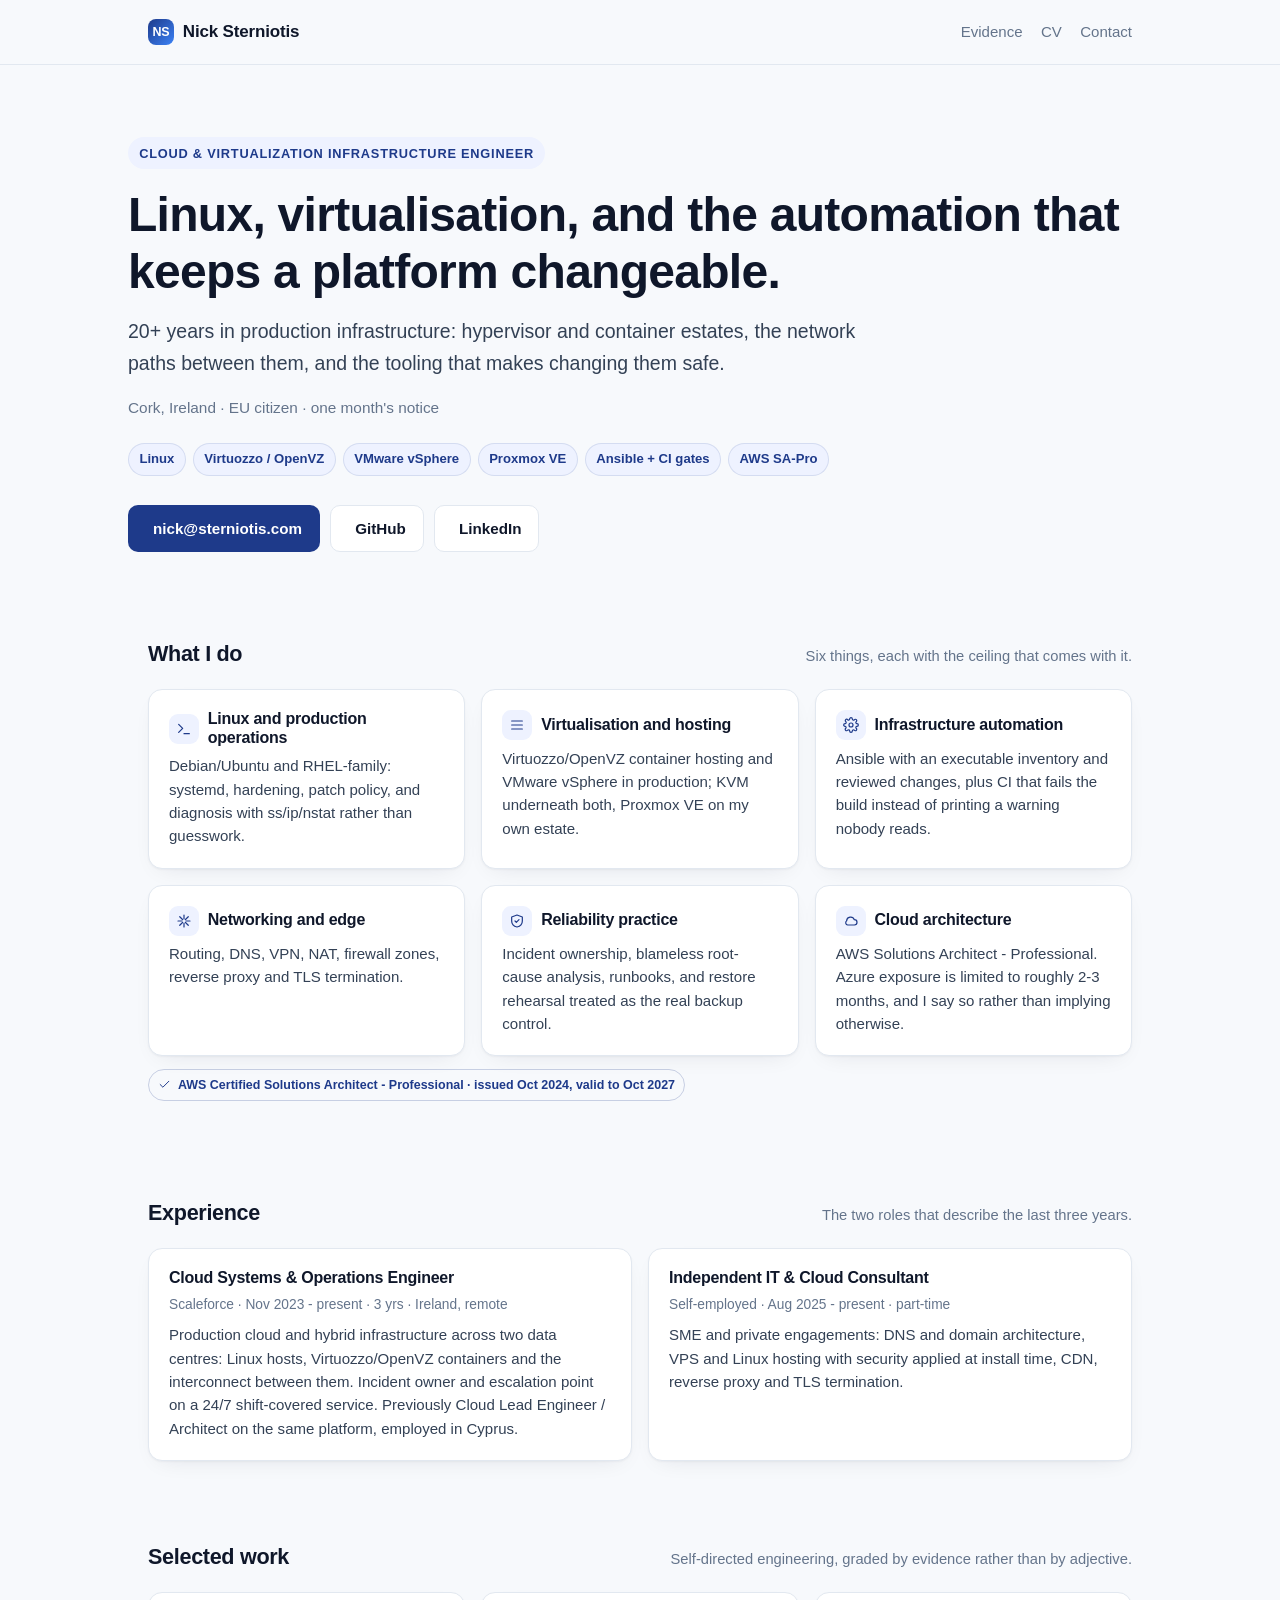
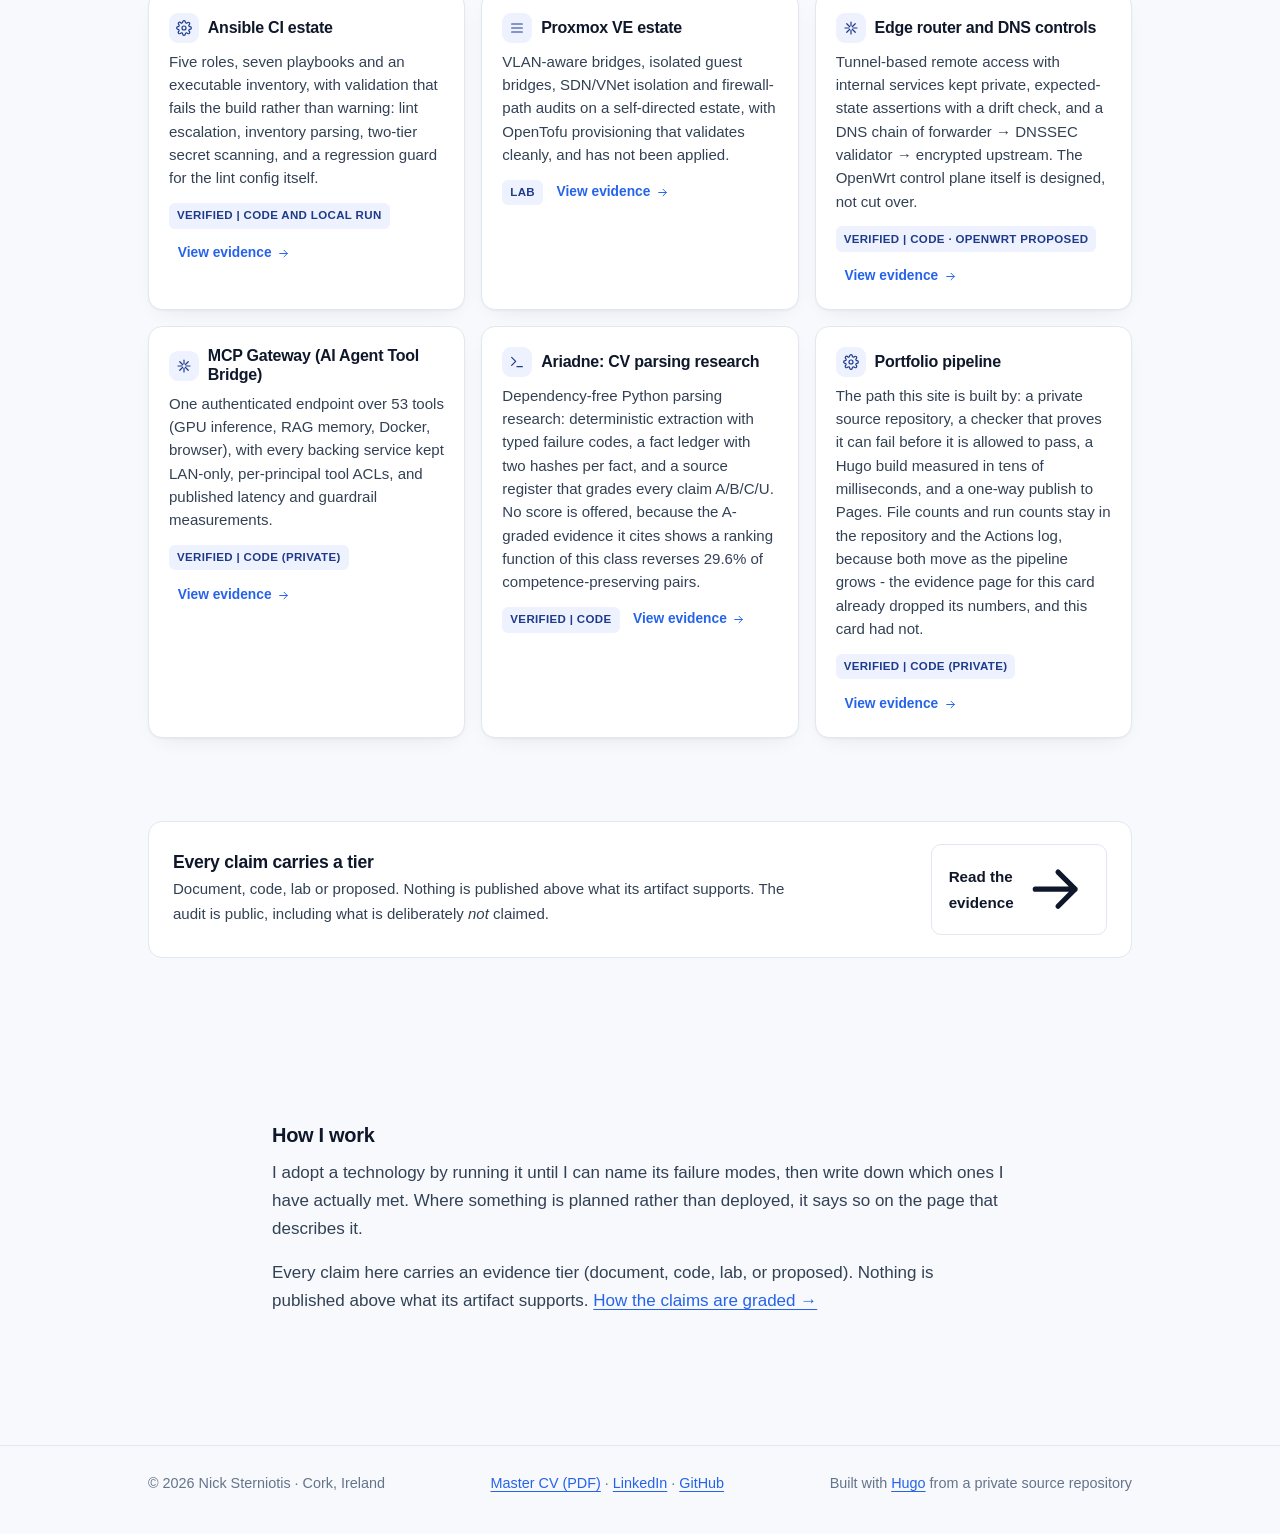
<file: index.html>
<!doctype html><html lang=en-IE><meta charset=utf-8><meta name=viewport content="width=device-width,initial-scale=1"><title>Nick Sterniotis | Infrastructure & Cloud</title><meta name=description content="Cloud & Virtualization Infrastructure Engineer: Linux, hypervisor and container estates, and the automation that keeps them changeable."><meta name=author content="Nick Sterniotis"><link rel=canonical href=https://portfolio.sterniotis.com/><meta name=theme-color content="#0f172a" media="(prefers-color-scheme: dark)"><meta name=theme-color content="#f7f9fc" media="(prefers-color-scheme: light)"><meta property="og:type" content="website"><meta property="og:title" content="Nick Sterniotis | Infrastructure & Cloud"><meta property="og:description" content="Cloud & Virtualization Infrastructure Engineer: Linux, hypervisor and container estates, and the automation that keeps them changeable."><meta property="og:url" content="https://portfolio.sterniotis.com/"><meta property="og:site_name" content="Nick Sterniotis | Infrastructure & Cloud"><link rel=stylesheet href=/css/main.css><link rel=icon href=/favicon.svg type=image/svg+xml><body><a class=skip-link href=#main>Skip to content</a><header class=site-header><div class="wrap nav"><a class=brand href=/><span class=mark aria-hidden=true>NS</span> Nick Sterniotis</a><nav class=site-nav aria-label=Main><ul><li><a href=/evidence/>Evidence</a></li><li><a href=https://sterniotis.com/cv/Nick_Sterniotis_Master_CV.pdf>CV</a></li><li><a href=mailto:nick@sterniotis.com>Contact</a></li></ul></nav></div></header><main id=main><div class="wrap hero"><span class=eyebrow>Cloud & Virtualization Infrastructure Engineer</span><h1>Linux, virtualisation, and the automation that keeps a platform changeable.</h1><p class=lead>20+ years in production infrastructure: hypervisor and container estates, the network paths between them, and the tooling that makes changing them safe.</p><p class=where>Cork, Ireland · EU citizen · one month's notice</p><ul class=chips><li>Linux</li><li>Virtuozzo / OpenVZ</li><li>VMware vSphere</li><li>Proxmox VE</li><li>Ansible + CI gates</li><li>AWS SA-Pro</li></ul><div class=cta><a class="btn btn-primary" href=mailto:nick@sterniotis.com><svg viewBox="0 0 24 24" fill="none" stroke="currentColor" stroke-width="1.8" stroke-linecap="round" stroke-linejoin="round" aria-hidden="true" focusable="false"><path d="M4 6h16v12H4zM4 6l8 6 8-6"/></svg>
nick@sterniotis.com
</a><a class="btn btn-ghost" href=https://github.com/sternnick><svg viewBox="0 0 24 24" fill="none" stroke="currentColor" stroke-width="1.8" stroke-linecap="round" stroke-linejoin="round" aria-hidden="true" focusable="false"><path d="M9 19c-4 1.5-4-2.5-6-3m12 5v-3.5c0-1 .1-1.4-.5-2 2.8-.3 4.5-1.4 4.5-5a4 4 0 00-1.1-2.8 3.7 3.7.0 00-.1-2.8s-.9-.3-3 1.1A10.3 10.3.0 009.2 6C6.9 3.1 6 3.4 6 3.4a3.7 3.7.0 00-.1 2.8A4 4 0 004.8 9c0 3.6 1.7 4.7 4.5 5-.6.6-.6 1.2-.5 2v2"/></svg>
GitHub</a>
<a class="btn btn-ghost" href=https://www.linkedin.com/in/nsterniotis><svg viewBox="0 0 24 24" fill="none" stroke="currentColor" stroke-width="1.8" stroke-linecap="round" stroke-linejoin="round" aria-hidden="true" focusable="false"><path d="M6 9v10M6 5v.01M11 19v-6a3 3 0 016 0v6"/></svg>
LinkedIn</a></div></div><section class=section id=skills><div class=wrap><div class=section-head><h2>What I do</h2><p>Six things, each with the ceiling that comes with it.</p></div><div class=grid><article class=card><h3><span class=ico><svg viewBox="0 0 24 24" fill="none" stroke="currentColor" stroke-width="1.8" stroke-linecap="round" stroke-linejoin="round" aria-hidden="true" focusable="false"><path d="M4 17l6-6-6-6m8 14h8"/></svg>
</span>Linux and production operations</h3><p>Debian/Ubuntu and RHEL-family: systemd, hardening, patch policy, and diagnosis with ss/ip/nstat rather than guesswork.</p></article><article class=card><h3><span class=ico><svg viewBox="0 0 24 24" fill="none" stroke="currentColor" stroke-width="1.8" stroke-linecap="round" stroke-linejoin="round" aria-hidden="true" focusable="false"><path d="M4 6h16M4 12h16M4 18h16M7 6v.01M7 12v.01M7 18v.01"/></svg>
</span>Virtualisation and hosting</h3><p>Virtuozzo/OpenVZ container hosting and VMware vSphere in production; KVM underneath both, Proxmox VE on my own estate.</p></article><article class=card><h3><span class=ico><svg viewBox="0 0 24 24" fill="none" stroke="currentColor" stroke-width="1.8" stroke-linecap="round" stroke-linejoin="round" aria-hidden="true" focusable="false"><path d="M12 15a3 3 0 100-6 3 3 0 000 6zm7.4.0a1.7 1.7.0 00.3 1.9l.1.1A2 2 0 1117 19.8l-.1-.1a1.7 1.7.0 00-1.9-.3 1.7 1.7.0 00-1 1.5V21a2 2 0 11-4 0v-.1a1.7 1.7.0 00-1.1-1.5 1.7 1.7.0 00-1.9.3l-.1.1A2 2 0 114.1 17l.1-.1a1.7 1.7.0 00.3-1.9A1.7 1.7.0 003 14H3a2 2 0 110-4h.1a1.7 1.7.0 001.5-1.1A1.7 1.7.0 004.3 7l-.1-.1A2 2 0 117 4.1l.1.1a1.7 1.7.0 001.9.3H9A1.7 1.7.0 0010 3V3a2 2 0 114 0v.1a1.7 1.7.0 001 1.5 1.7 1.7.0 001.9-.3l.1-.1A2 2 0 1119.8 7l-.1.1A1.7 1.7.0 0019.4 9V9a1.7 1.7.0 001.5 1H21a2 2 0 110 4h-.1a1.7 1.7.0 00-1.5 1z"/></svg>
</span>Infrastructure automation</h3><p>Ansible with an executable inventory and reviewed changes, plus CI that fails the build instead of printing a warning nobody reads.</p></article><article class=card><h3><span class=ico><svg viewBox="0 0 24 24" fill="none" stroke="currentColor" stroke-width="1.8" stroke-linecap="round" stroke-linejoin="round" aria-hidden="true" focusable="false"><path d="M12 3v6m0 6v6M3 12h6m6 0h6M5.6 5.6l4.2 4.2m4.4 4.4 4.2 4.2m0-12.8-4.2 4.2M9.8 14.2l-4.2 4.2"/></svg>
</span>Networking and edge</h3><p>Routing, DNS, VPN, NAT, firewall zones, reverse proxy and TLS termination.</p></article><article class=card><h3><span class=ico><svg viewBox="0 0 24 24" fill="none" stroke="currentColor" stroke-width="1.8" stroke-linecap="round" stroke-linejoin="round" aria-hidden="true" focusable="false"><path d="M12 3l8 3v6c0 5-3.4 8.1-8 9-4.6-.9-8-4-8-9V6l8-3zM9 12l2 2 4-4"/></svg>
</span>Reliability practice</h3><p>Incident ownership, blameless root-cause analysis, runbooks, and restore rehearsal treated as the real backup control.</p></article><article class=card><h3><span class=ico><svg viewBox="0 0 24 24" fill="none" stroke="currentColor" stroke-width="1.8" stroke-linecap="round" stroke-linejoin="round" aria-hidden="true" focusable="false"><path d="M7 18h10a4 4 0 000-8A6 6 0 005.4 11.8 3.5 3.5.0 007 18z"/></svg>
</span>Cloud architecture</h3><p>AWS Solutions Architect - Professional. Azure exposure is limited to roughly 2-3 months, and I say so rather than implying otherwise.</p></article></div><p class=badge><svg viewBox="0 0 24 24" fill="none" stroke="currentColor" stroke-width="1.8" stroke-linecap="round" stroke-linejoin="round" aria-hidden="true" focusable="false"><path d="M20 6 9 17l-5-5"/></svg>
AWS Certified Solutions Architect - Professional · issued Oct 2024, valid to Oct 2027</p></div></section><section class=section id=experience><div class=wrap><div class=section-head><h2>Experience</h2><p>The two roles that describe the last three years.</p></div><div class=grid><article class=card><h3>Cloud Systems & Operations Engineer</h3><p class=meta>Scaleforce · Nov 2023 - present · 3 yrs · Ireland, remote</p><p>Production cloud and hybrid infrastructure across two data centres: Linux hosts, Virtuozzo/OpenVZ containers and the interconnect between them. Incident owner and escalation point on a 24/7 shift-covered service. Previously Cloud Lead Engineer / Architect on the same platform, employed in Cyprus.</p></article><article class=card><h3>Independent IT & Cloud Consultant</h3><p class=meta>Self-employed · Aug 2025 - present · part-time</p><p>SME and private engagements: DNS and domain architecture, VPS and Linux hosting with security applied at install time, CDN, reverse proxy and TLS termination.</p></article></div></div></section><section class=section id=work><div class=wrap><div class=section-head><h2>Selected work</h2><p>Self-directed engineering, graded by evidence rather than by adjective.</p></div><div class=grid><article class=card><h3><span class=ico><svg viewBox="0 0 24 24" fill="none" stroke="currentColor" stroke-width="1.8" stroke-linecap="round" stroke-linejoin="round" aria-hidden="true" focusable="false"><path d="M12 15a3 3 0 100-6 3 3 0 000 6zm7.4.0a1.7 1.7.0 00.3 1.9l.1.1A2 2 0 1117 19.8l-.1-.1a1.7 1.7.0 00-1.9-.3 1.7 1.7.0 00-1 1.5V21a2 2 0 11-4 0v-.1a1.7 1.7.0 00-1.1-1.5 1.7 1.7.0 00-1.9.3l-.1.1A2 2 0 114.1 17l.1-.1a1.7 1.7.0 00.3-1.9A1.7 1.7.0 003 14H3a2 2 0 110-4h.1a1.7 1.7.0 001.5-1.1A1.7 1.7.0 004.3 7l-.1-.1A2 2 0 117 4.1l.1.1a1.7 1.7.0 001.9.3H9A1.7 1.7.0 0010 3V3a2 2 0 114 0v.1a1.7 1.7.0 001 1.5 1.7 1.7.0 001.9-.3l.1-.1A2 2 0 1119.8 7l-.1.1A1.7 1.7.0 0019.4 9V9a1.7 1.7.0 001.5 1H21a2 2 0 110 4h-.1a1.7 1.7.0 00-1.5 1z"/></svg>
</span>Ansible CI estate</h3><p>Five roles, seven playbooks and an executable inventory, with validation that fails the build rather than warning: lint escalation, inventory parsing, two-tier secret scanning, and a regression guard for the lint config itself.</p><span class=tier>Verified | code and local run</span>
<a class=card-link href=/evidence/ansible-estate/>View evidence <svg viewBox="0 0 24 24" fill="none" stroke="currentColor" stroke-width="1.8" stroke-linecap="round" stroke-linejoin="round" aria-hidden="true" focusable="false"><path d="M5 12h14M13 6l6 6-6 6"/></svg></a></article><article class=card><h3><span class=ico><svg viewBox="0 0 24 24" fill="none" stroke="currentColor" stroke-width="1.8" stroke-linecap="round" stroke-linejoin="round" aria-hidden="true" focusable="false"><path d="M4 6h16M4 12h16M4 18h16M7 6v.01M7 12v.01M7 18v.01"/></svg>
</span>Proxmox VE estate</h3><p>VLAN-aware bridges, isolated guest bridges, SDN/VNet isolation and firewall-path audits on a self-directed estate, with OpenTofu provisioning that validates cleanly, and has not been applied.</p><span class=tier>Lab</span>
<a class=card-link href=/evidence/proxmox-estate/>View evidence <svg viewBox="0 0 24 24" fill="none" stroke="currentColor" stroke-width="1.8" stroke-linecap="round" stroke-linejoin="round" aria-hidden="true" focusable="false"><path d="M5 12h14M13 6l6 6-6 6"/></svg></a></article><article class=card><h3><span class=ico><svg viewBox="0 0 24 24" fill="none" stroke="currentColor" stroke-width="1.8" stroke-linecap="round" stroke-linejoin="round" aria-hidden="true" focusable="false"><path d="M12 3v6m0 6v6M3 12h6m6 0h6M5.6 5.6l4.2 4.2m4.4 4.4 4.2 4.2m0-12.8-4.2 4.2M9.8 14.2l-4.2 4.2"/></svg>
</span>Edge router and DNS controls</h3><p>Tunnel-based remote access with internal services kept private, expected-state assertions with a drift check, and a DNS chain of forwarder → DNSSEC validator → encrypted upstream. The OpenWrt control plane itself is designed, not cut over.</p><span class=tier>Verified | code · OpenWrt proposed</span>
<a class=card-link href=/evidence/edge-router-dns/>View evidence <svg viewBox="0 0 24 24" fill="none" stroke="currentColor" stroke-width="1.8" stroke-linecap="round" stroke-linejoin="round" aria-hidden="true" focusable="false"><path d="M5 12h14M13 6l6 6-6 6"/></svg></a></article><article class=card><h3><span class=ico><svg viewBox="0 0 24 24" fill="none" stroke="currentColor" stroke-width="1.8" stroke-linecap="round" stroke-linejoin="round" aria-hidden="true" focusable="false"><path d="M12 3v6m0 6v6M3 12h6m6 0h6M5.6 5.6l4.2 4.2m4.4 4.4 4.2 4.2m0-12.8-4.2 4.2M9.8 14.2l-4.2 4.2"/></svg>
</span>MCP Gateway (AI Agent Tool Bridge)</h3><p>One authenticated endpoint over 53 tools (GPU inference, RAG memory, Docker, browser), with every backing service kept LAN-only, per-principal tool ACLs, and published latency and guardrail measurements.</p><span class=tier>Verified | code (private)</span>
<a class=card-link href=/evidence/mcp-gateway/>View evidence <svg viewBox="0 0 24 24" fill="none" stroke="currentColor" stroke-width="1.8" stroke-linecap="round" stroke-linejoin="round" aria-hidden="true" focusable="false"><path d="M5 12h14M13 6l6 6-6 6"/></svg></a></article><article class=card><h3><span class=ico><svg viewBox="0 0 24 24" fill="none" stroke="currentColor" stroke-width="1.8" stroke-linecap="round" stroke-linejoin="round" aria-hidden="true" focusable="false"><path d="M4 17l6-6-6-6m8 14h8"/></svg>
</span>Ariadne: CV parsing research</h3><p>Dependency-free Python parsing research: deterministic extraction with typed failure codes, a fact ledger with two hashes per fact, and a source register that grades every claim A/B/C/U. No score is offered, because the A-graded evidence it cites shows a ranking function of this class reverses 29.6% of competence-preserving pairs.</p><span class=tier>Verified | code</span>
<a class=card-link href=/evidence/ariadne/>View evidence <svg viewBox="0 0 24 24" fill="none" stroke="currentColor" stroke-width="1.8" stroke-linecap="round" stroke-linejoin="round" aria-hidden="true" focusable="false"><path d="M5 12h14M13 6l6 6-6 6"/></svg></a></article><article class=card><h3><span class=ico><svg viewBox="0 0 24 24" fill="none" stroke="currentColor" stroke-width="1.8" stroke-linecap="round" stroke-linejoin="round" aria-hidden="true" focusable="false"><path d="M12 15a3 3 0 100-6 3 3 0 000 6zm7.4.0a1.7 1.7.0 00.3 1.9l.1.1A2 2 0 1117 19.8l-.1-.1a1.7 1.7.0 00-1.9-.3 1.7 1.7.0 00-1 1.5V21a2 2 0 11-4 0v-.1a1.7 1.7.0 00-1.1-1.5 1.7 1.7.0 00-1.9.3l-.1.1A2 2 0 114.1 17l.1-.1a1.7 1.7.0 00.3-1.9A1.7 1.7.0 003 14H3a2 2 0 110-4h.1a1.7 1.7.0 001.5-1.1A1.7 1.7.0 004.3 7l-.1-.1A2 2 0 117 4.1l.1.1a1.7 1.7.0 001.9.3H9A1.7 1.7.0 0010 3V3a2 2 0 114 0v.1a1.7 1.7.0 001 1.5 1.7 1.7.0 001.9-.3l.1-.1A2 2 0 1119.8 7l-.1.1A1.7 1.7.0 0019.4 9V9a1.7 1.7.0 001.5 1H21a2 2 0 110 4h-.1a1.7 1.7.0 00-1.5 1z"/></svg>
</span>Portfolio pipeline</h3><p>The path this site is built by: a private source repository, a checker that proves it can fail before it is allowed to pass, a Hugo build measured in tens of milliseconds, and a one-way publish to Pages. File counts and run counts stay in the repository and the Actions log, because both move as the pipeline grows - the evidence page for this card already dropped its numbers, and this card had not.</p><span class=tier>Verified | code (private)</span>
<a class=card-link href=/evidence/portfolio-pipeline/>View evidence <svg viewBox="0 0 24 24" fill="none" stroke="currentColor" stroke-width="1.8" stroke-linecap="round" stroke-linejoin="round" aria-hidden="true" focusable="false"><path d="M5 12h14M13 6l6 6-6 6"/></svg></a></article></div></div></section><section class=section><div class=wrap><div class=band><div><h2>Every claim carries a tier</h2><p>Document, code, lab or proposed. Nothing is published above what its artifact
supports. The audit is public, including what is deliberately <em>not</em> claimed.</p></div><a class="btn btn-ghost" href=/evidence/>Read the evidence <svg viewBox="0 0 24 24" fill="none" stroke="currentColor" stroke-width="1.8" stroke-linecap="round" stroke-linejoin="round" aria-hidden="true" focusable="false"><path d="M5 12h14M13 6l6 6-6 6"/></svg></a></div></div></section><section class=section><div class="wrap page"><h2 id=how-i-work>How I work</h2><p>I adopt a technology by running it until I can name its failure modes, then write down which ones I have
actually met. Where something is planned rather than deployed, it says so on the page that describes it.</p><p>Every claim here carries an evidence tier (document, code, lab, or proposed). Nothing is published
above what its artifact supports. <a href=/evidence/>How the claims are graded →</a></p></div></section></main><footer class=site-footer><div class=wrap><p>© 2026 Nick Sterniotis · Cork, Ireland</p><p><a href=https://sterniotis.com/cv/Nick_Sterniotis_Master_CV.pdf>Master CV (PDF)</a> &#183;
<a href=https://www.linkedin.com/in/nsterniotis>LinkedIn</a> &#183;
<a href=https://github.com/sternnick>GitHub</a></p><p>Built with <a href=https://gohugo.io/>Hugo</a> from a private source repository</p></div></footer></body></html>
</file>
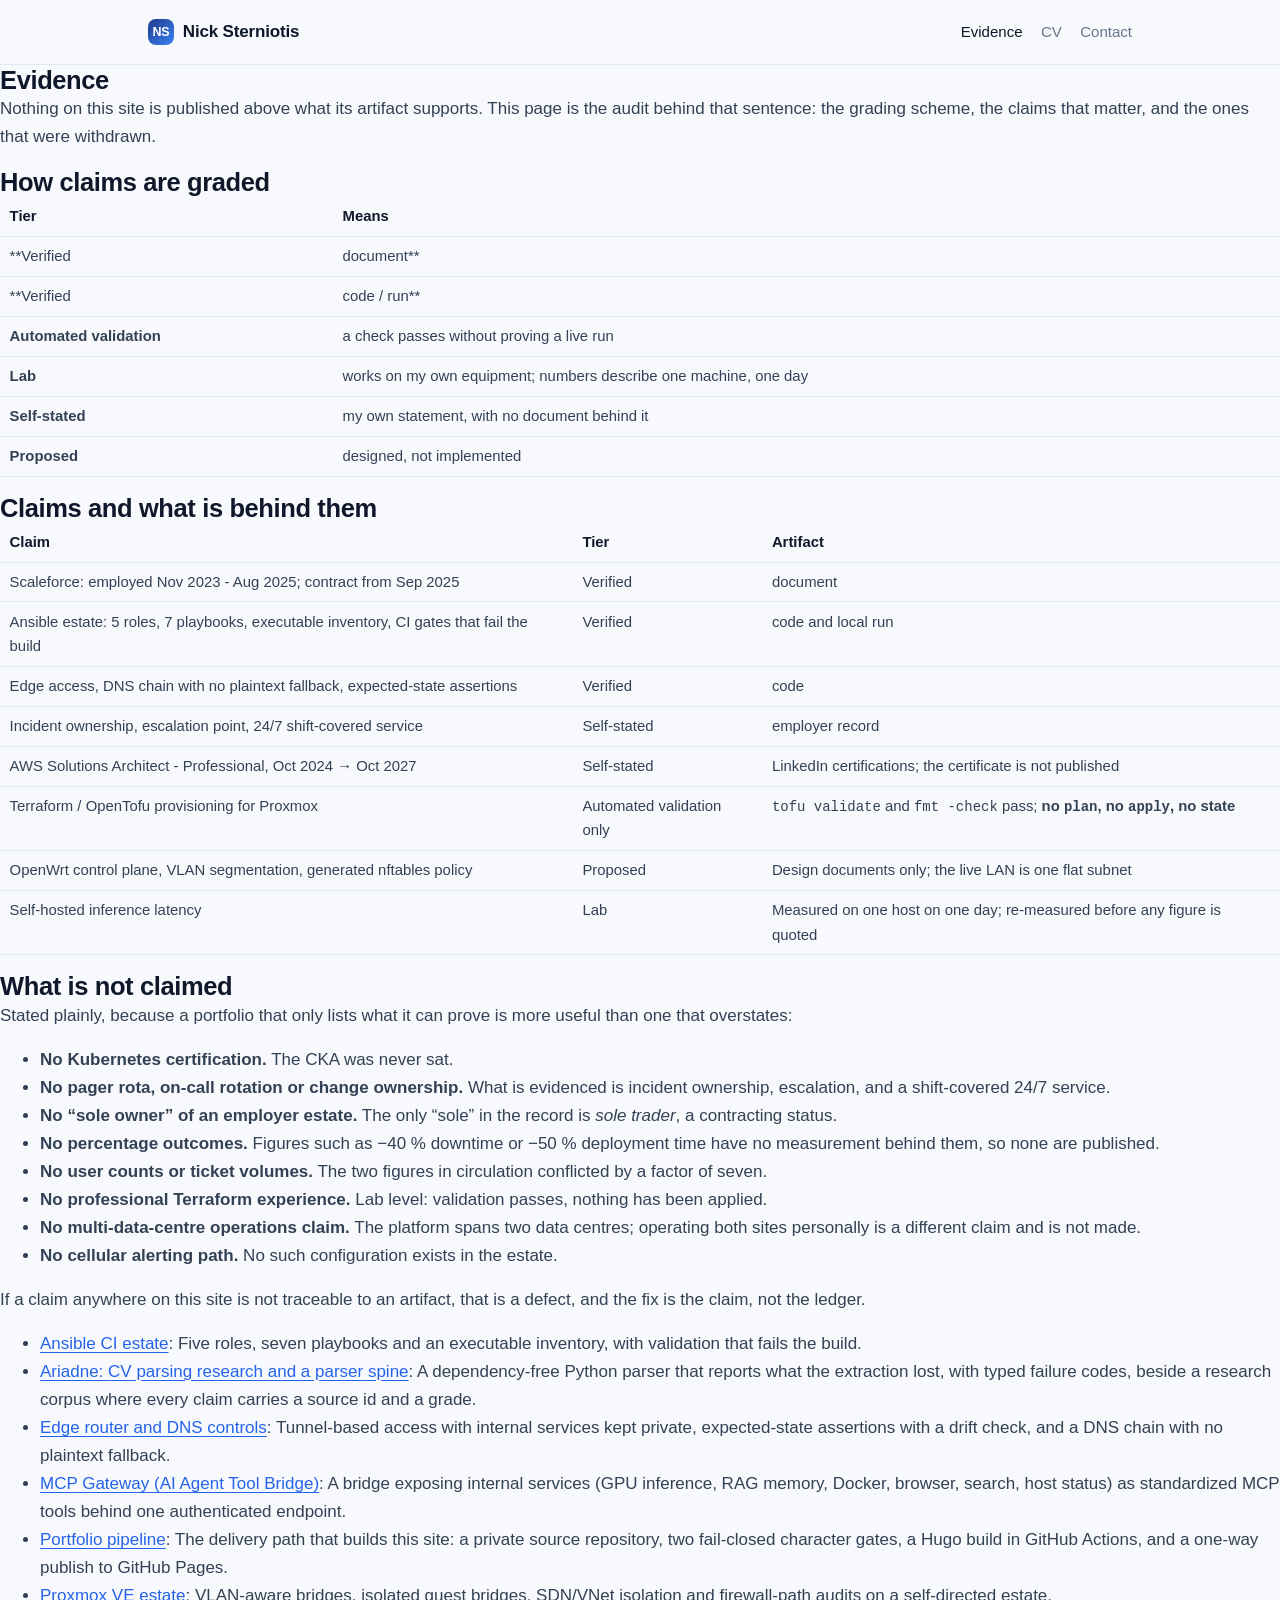
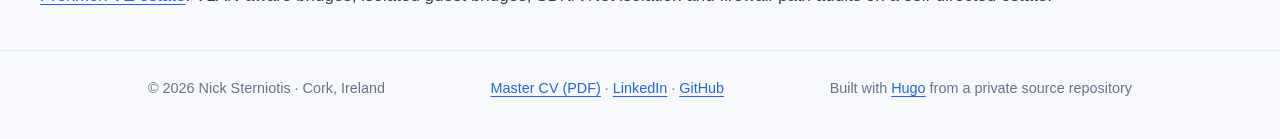
<file: evidence/index.html>
<!doctype html><html lang=en-IE><meta charset=utf-8><meta name=viewport content="width=device-width,initial-scale=1"><title>Evidence · Nick Sterniotis | Infrastructure & Cloud</title><meta name=description content="How claims on this site are graded, what backs each one, and what is deliberately not claimed."><meta name=author content="Nick Sterniotis"><link rel=canonical href=https://portfolio.sterniotis.com/evidence/><meta name=theme-color content="#0f172a" media="(prefers-color-scheme: dark)"><meta name=theme-color content="#f7f9fc" media="(prefers-color-scheme: light)"><meta property="og:type" content="website"><meta property="og:title" content="Evidence"><meta property="og:description" content="How claims on this site are graded, what backs each one, and what is deliberately not claimed."><meta property="og:url" content="https://portfolio.sterniotis.com/evidence/"><meta property="og:site_name" content="Nick Sterniotis | Infrastructure & Cloud"><link rel=stylesheet href=/css/main.css><link rel=icon href=/favicon.svg type=image/svg+xml><body><a class=skip-link href=#main>Skip to content</a><header class=site-header><div class="wrap nav"><a class=brand href=/><span class=mark aria-hidden=true>NS</span> Nick Sterniotis</a><nav class=site-nav aria-label=Main><ul><li><a href=/evidence/ aria-current=page>Evidence</a></li><li><a href=https://sterniotis.com/cv/Nick_Sterniotis_Master_CV.pdf>CV</a></li><li><a href=mailto:nick@sterniotis.com>Contact</a></li></ul></nav></div></header><main id=main><article class=list><h1>Evidence</h1><p>Nothing on this site is published above what its artifact supports. This page is the audit behind that
sentence: the grading scheme, the claims that matter, and the ones that were withdrawn.</p><h2 id=how-claims-are-graded>How claims are graded</h2><table><thead><tr><th>Tier</th><th>Means</th></tr></thead><tbody><tr><td>**Verified</td><td>document**</td></tr><tr><td>**Verified</td><td>code / run**</td></tr><tr><td><strong>Automated validation</strong></td><td>a check passes without proving a live run</td></tr><tr><td><strong>Lab</strong></td><td>works on my own equipment; numbers describe one machine, one day</td></tr><tr><td><strong>Self-stated</strong></td><td>my own statement, with no document behind it</td></tr><tr><td><strong>Proposed</strong></td><td>designed, not implemented</td></tr></tbody></table><h2 id=claims-and-what-is-behind-them>Claims and what is behind them</h2><table><thead><tr><th>Claim</th><th>Tier</th><th>Artifact</th></tr></thead><tbody><tr><td>Scaleforce: employed Nov 2023 - Aug 2025; contract from Sep 2025</td><td>Verified</td><td>document</td></tr><tr><td>Ansible estate: 5 roles, 7 playbooks, executable inventory, CI gates that fail the build</td><td>Verified</td><td>code and local run</td></tr><tr><td>Edge access, DNS chain with no plaintext fallback, expected-state assertions</td><td>Verified</td><td>code</td></tr><tr><td>Incident ownership, escalation point, 24/7 shift-covered service</td><td>Self-stated</td><td>employer record</td></tr><tr><td>AWS Solutions Architect - Professional, Oct 2024 → Oct 2027</td><td>Self-stated</td><td>LinkedIn certifications; the certificate is not published</td></tr><tr><td>Terraform / OpenTofu provisioning for Proxmox</td><td>Automated validation only</td><td><code>tofu validate</code> and <code>fmt -check</code> pass; <strong>no <code>plan</code>, no <code>apply</code>, no state</strong></td></tr><tr><td>OpenWrt control plane, VLAN segmentation, generated nftables policy</td><td>Proposed</td><td>Design documents only; the live LAN is one flat subnet</td></tr><tr><td>Self-hosted inference latency</td><td>Lab</td><td>Measured on one host on one day; re-measured before any figure is quoted</td></tr></tbody></table><h2 id=what-is-not-claimed>What is not claimed</h2><p>Stated plainly, because a portfolio that only lists what it can prove is more useful than one that
overstates:</p><ul><li><strong>No Kubernetes certification.</strong> The CKA was never sat.</li><li><strong>No pager rota, on-call rotation or change ownership.</strong> What is evidenced is incident ownership,
escalation, and a shift-covered 24/7 service.</li><li><strong>No &ldquo;sole owner&rdquo; of an employer estate.</strong> The only &ldquo;sole&rdquo; in the record is <em>sole trader</em>, a
contracting status.</li><li><strong>No percentage outcomes.</strong> Figures such as −40 % downtime or −50 % deployment time have no
measurement behind them, so none are published.</li><li><strong>No user counts or ticket volumes.</strong> The two figures in circulation conflicted by a factor of seven.</li><li><strong>No professional Terraform experience.</strong> Lab level: validation passes, nothing has been applied.</li><li><strong>No multi-data-centre operations claim.</strong> The platform spans two data centres; operating both sites
personally is a different claim and is not made.</li><li><strong>No cellular alerting path.</strong> No such configuration exists in the estate.</li></ul><p>If a claim anywhere on this site is not traceable to an artifact, that is a defect, and the fix is the
claim, not the ledger.</p><ul class=page-list><li><a href=/evidence/ansible-estate/>Ansible CI estate</a>: Five roles, seven playbooks and an executable inventory, with validation that fails the build.</li><li><a href=/evidence/ariadne/>Ariadne: CV parsing research and a parser spine</a>: A dependency-free Python parser that reports what the extraction lost, with typed failure codes, beside a research corpus where every claim carries a source id and a grade.</li><li><a href=/evidence/edge-router-dns/>Edge router and DNS controls</a>: Tunnel-based access with internal services kept private, expected-state assertions with a drift check, and a DNS chain with no plaintext fallback.</li><li><a href=/evidence/mcp-gateway/>MCP Gateway (AI Agent Tool Bridge)</a>: A bridge exposing internal services (GPU inference, RAG memory, Docker, browser, search, host status) as standardized MCP tools behind one authenticated endpoint.</li><li><a href=/evidence/portfolio-pipeline/>Portfolio pipeline</a>: The delivery path that builds this site: a private source repository, two fail-closed character gates, a Hugo build in GitHub Actions, and a one-way publish to GitHub Pages.</li><li><a href=/evidence/proxmox-estate/>Proxmox VE estate</a>: VLAN-aware bridges, isolated guest bridges, SDN/VNet isolation and firewall-path audits on a self-directed estate.</li></ul></article></main><footer class=site-footer><div class=wrap><p>© 2026 Nick Sterniotis · Cork, Ireland</p><p><a href=https://sterniotis.com/cv/Nick_Sterniotis_Master_CV.pdf>Master CV (PDF)</a> &#183;
<a href=https://www.linkedin.com/in/nsterniotis>LinkedIn</a> &#183;
<a href=https://github.com/sternnick>GitHub</a></p><p>Built with <a href=https://gohugo.io/>Hugo</a> from a private source repository</p></div></footer></body></html>
</file>
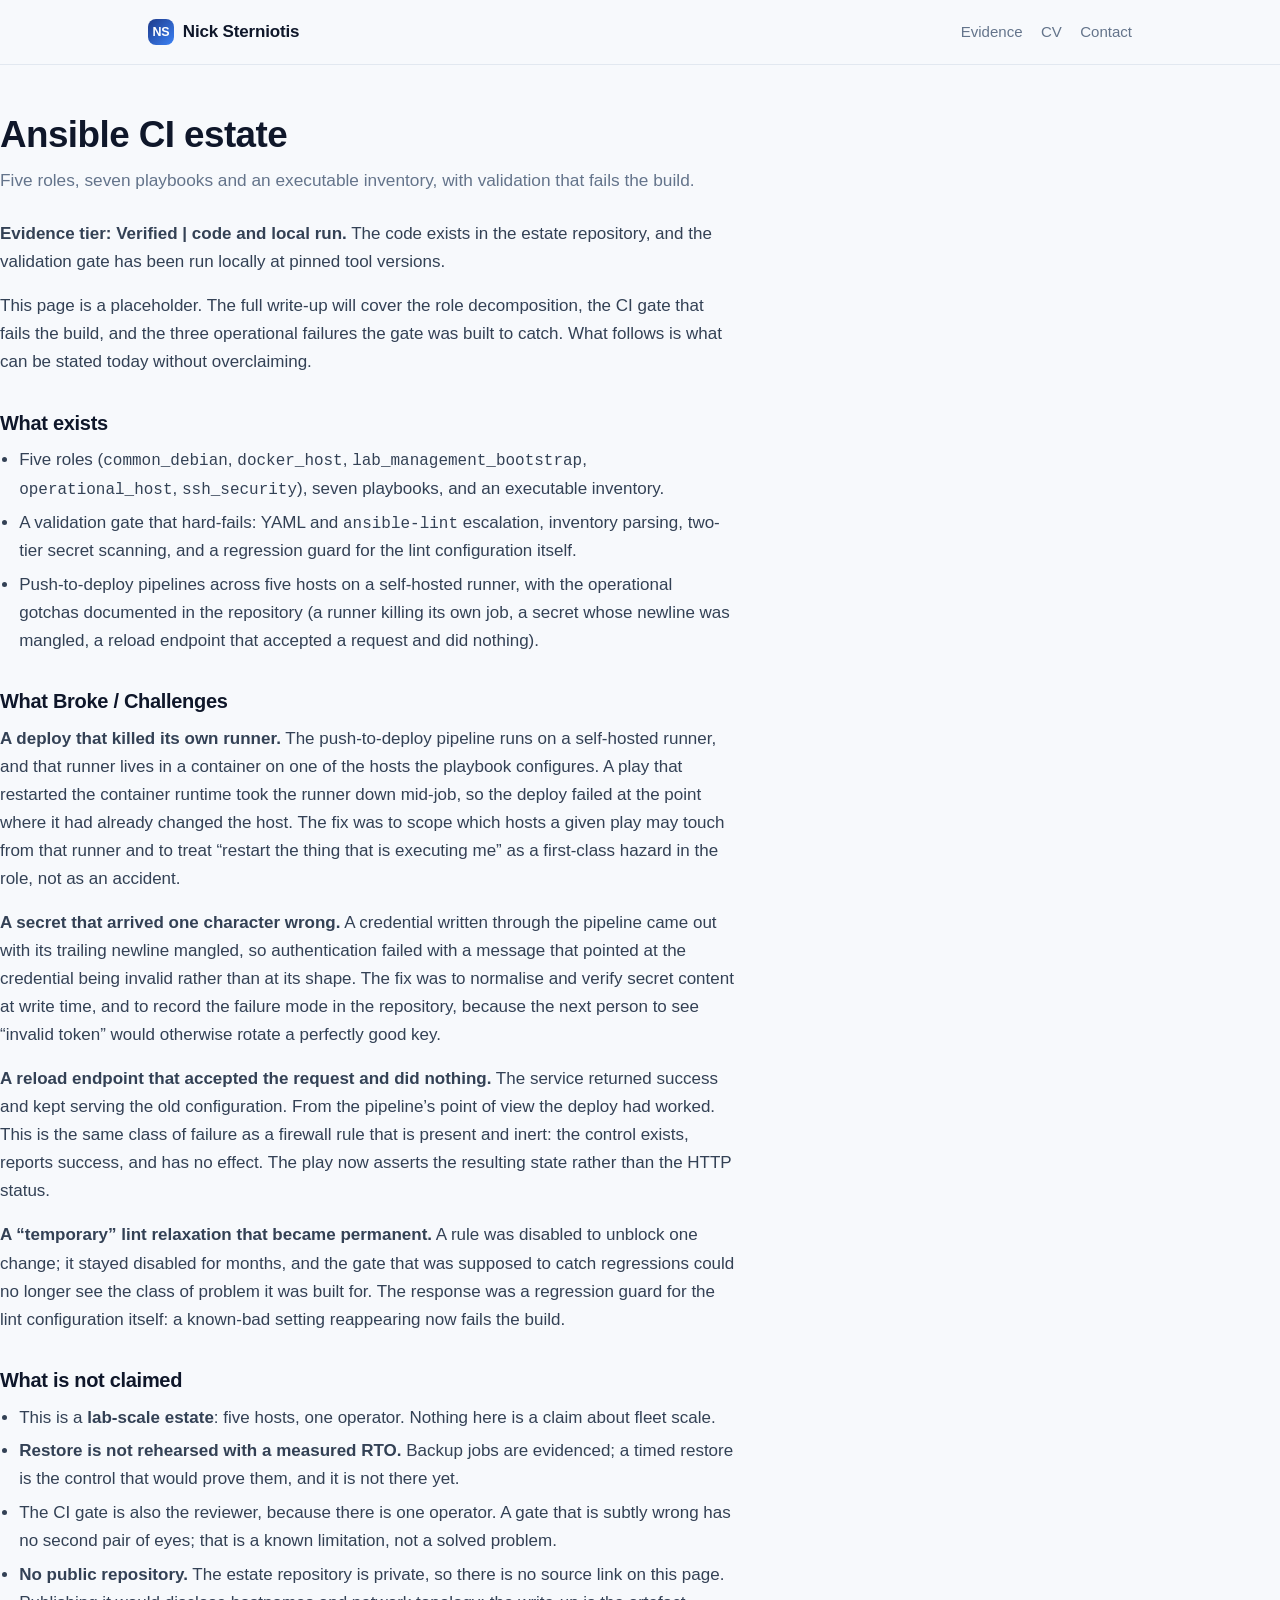
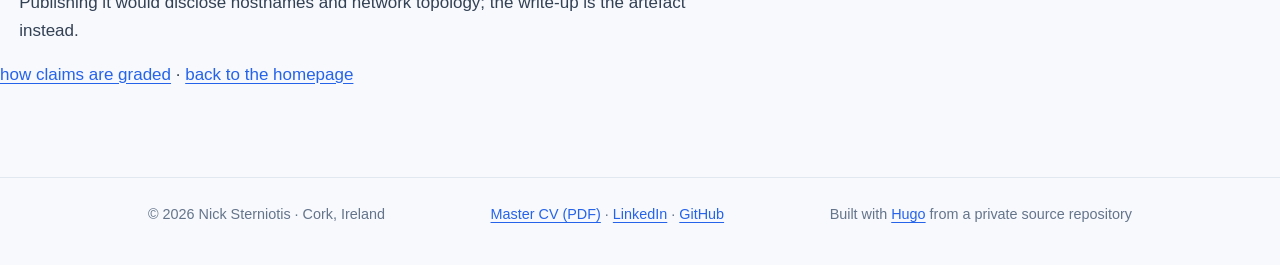
<file: evidence/ansible-estate/index.html>
<!doctype html><html lang=en-IE><meta charset=utf-8><meta name=viewport content="width=device-width,initial-scale=1"><title>Ansible CI estate · Nick Sterniotis | Infrastructure & Cloud</title><meta name=description content="Five roles, seven playbooks and an executable inventory, with validation that fails the build."><meta name=author content="Nick Sterniotis"><link rel=canonical href=https://portfolio.sterniotis.com/evidence/ansible-estate/><meta name=theme-color content="#0f172a" media="(prefers-color-scheme: dark)"><meta name=theme-color content="#f7f9fc" media="(prefers-color-scheme: light)"><meta property="og:type" content="article"><meta property="og:title" content="Ansible CI estate"><meta property="og:description" content="Five roles, seven playbooks and an executable inventory, with validation that fails the build."><meta property="og:url" content="https://portfolio.sterniotis.com/evidence/ansible-estate/"><meta property="og:site_name" content="Nick Sterniotis | Infrastructure & Cloud"><link rel=stylesheet href=/css/main.css><link rel=icon href=/favicon.svg type=image/svg+xml><body><a class=skip-link href=#main>Skip to content</a><header class=site-header><div class="wrap nav"><a class=brand href=/><span class=mark aria-hidden=true>NS</span> Nick Sterniotis</a><nav class=site-nav aria-label=Main><ul><li><a href=/evidence/>Evidence</a></li><li><a href=https://sterniotis.com/cv/Nick_Sterniotis_Master_CV.pdf>CV</a></li><li><a href=mailto:nick@sterniotis.com>Contact</a></li></ul></nav></div></header><main id=main><article class=page><h1>Ansible CI estate</h1><p class=lede>Five roles, seven playbooks and an executable inventory, with validation that fails the build.</p><p><strong>Evidence tier: Verified | code and local run.</strong> The code exists in the estate repository, and the
validation gate has been run locally at pinned tool versions.</p><p>This page is a placeholder. The full write-up will cover the role decomposition, the CI gate that fails
the build, and the three operational failures the gate was built to catch. What follows is what can be
stated today without overclaiming.</p><h2 id=what-exists>What exists</h2><ul><li>Five roles (<code>common_debian</code>, <code>docker_host</code>, <code>lab_management_bootstrap</code>, <code>operational_host</code>,
<code>ssh_security</code>), seven playbooks, and an executable inventory.</li><li>A validation gate that hard-fails: YAML and <code>ansible-lint</code> escalation, inventory parsing, two-tier
secret scanning, and a regression guard for the lint configuration itself.</li><li>Push-to-deploy pipelines across five hosts on a self-hosted runner, with the operational gotchas
documented in the repository (a runner killing its own job, a secret whose newline was mangled, a
reload endpoint that accepted a request and did nothing).</li></ul><h2 id=what-broke--challenges>What Broke / Challenges</h2><p><strong>A deploy that killed its own runner.</strong> The push-to-deploy pipeline runs on a self-hosted runner, and
that runner lives in a container on one of the hosts the playbook configures. A play that restarted the
container runtime took the runner down mid-job, so the deploy failed at the point where it had already
changed the host. The fix was to scope which hosts a given play may touch from that runner and to treat
&ldquo;restart the thing that is executing me&rdquo; as a first-class hazard in the role, not as an accident.</p><p><strong>A secret that arrived one character wrong.</strong> A credential written through the pipeline came out with
its trailing newline mangled, so authentication failed with a message that pointed at the credential
being invalid rather than at its shape. The fix was to normalise and verify secret content at write
time, and to record the failure mode in the repository, because the next person to see &ldquo;invalid token&rdquo;
would otherwise rotate a perfectly good key.</p><p><strong>A reload endpoint that accepted the request and did nothing.</strong> The service returned success and kept
serving the old configuration. From the pipeline&rsquo;s point of view the deploy had worked. This is the
same class of failure as a firewall rule that is present and inert: the control exists, reports
success, and has no effect. The play now asserts the resulting state rather than the HTTP status.</p><p><strong>A &ldquo;temporary&rdquo; lint relaxation that became permanent.</strong> A rule was disabled to unblock one change; it
stayed disabled for months, and the gate that was supposed to catch regressions could no longer see the
class of problem it was built for. The response was a regression guard for the lint configuration
itself: a known-bad setting reappearing now fails the build.</p><h2 id=what-is-not-claimed>What is not claimed</h2><ul><li>This is a <strong>lab-scale estate</strong>: five hosts, one operator. Nothing here is a claim about fleet scale.</li><li><strong>Restore is not rehearsed with a measured RTO.</strong> Backup jobs are evidenced; a timed restore is the
control that would prove them, and it is not there yet.</li><li>The CI gate is also the reviewer, because there is one operator. A gate that is subtly wrong has no
second pair of eyes; that is a known limitation, not a solved problem.</li><li><strong>No public repository.</strong> The estate repository is private, so there is no source link on this page.
Publishing it would disclose hostnames and network topology; the write-up is the artefact instead.</li></ul><p><a href=/evidence/>how claims are graded</a> · <a href=/>back to the homepage</a></p></article></main><footer class=site-footer><div class=wrap><p>© 2026 Nick Sterniotis · Cork, Ireland</p><p><a href=https://sterniotis.com/cv/Nick_Sterniotis_Master_CV.pdf>Master CV (PDF)</a> &#183;
<a href=https://www.linkedin.com/in/nsterniotis>LinkedIn</a> &#183;
<a href=https://github.com/sternnick>GitHub</a></p><p>Built with <a href=https://gohugo.io/>Hugo</a> from a private source repository</p></div></footer></body></html>
</file>
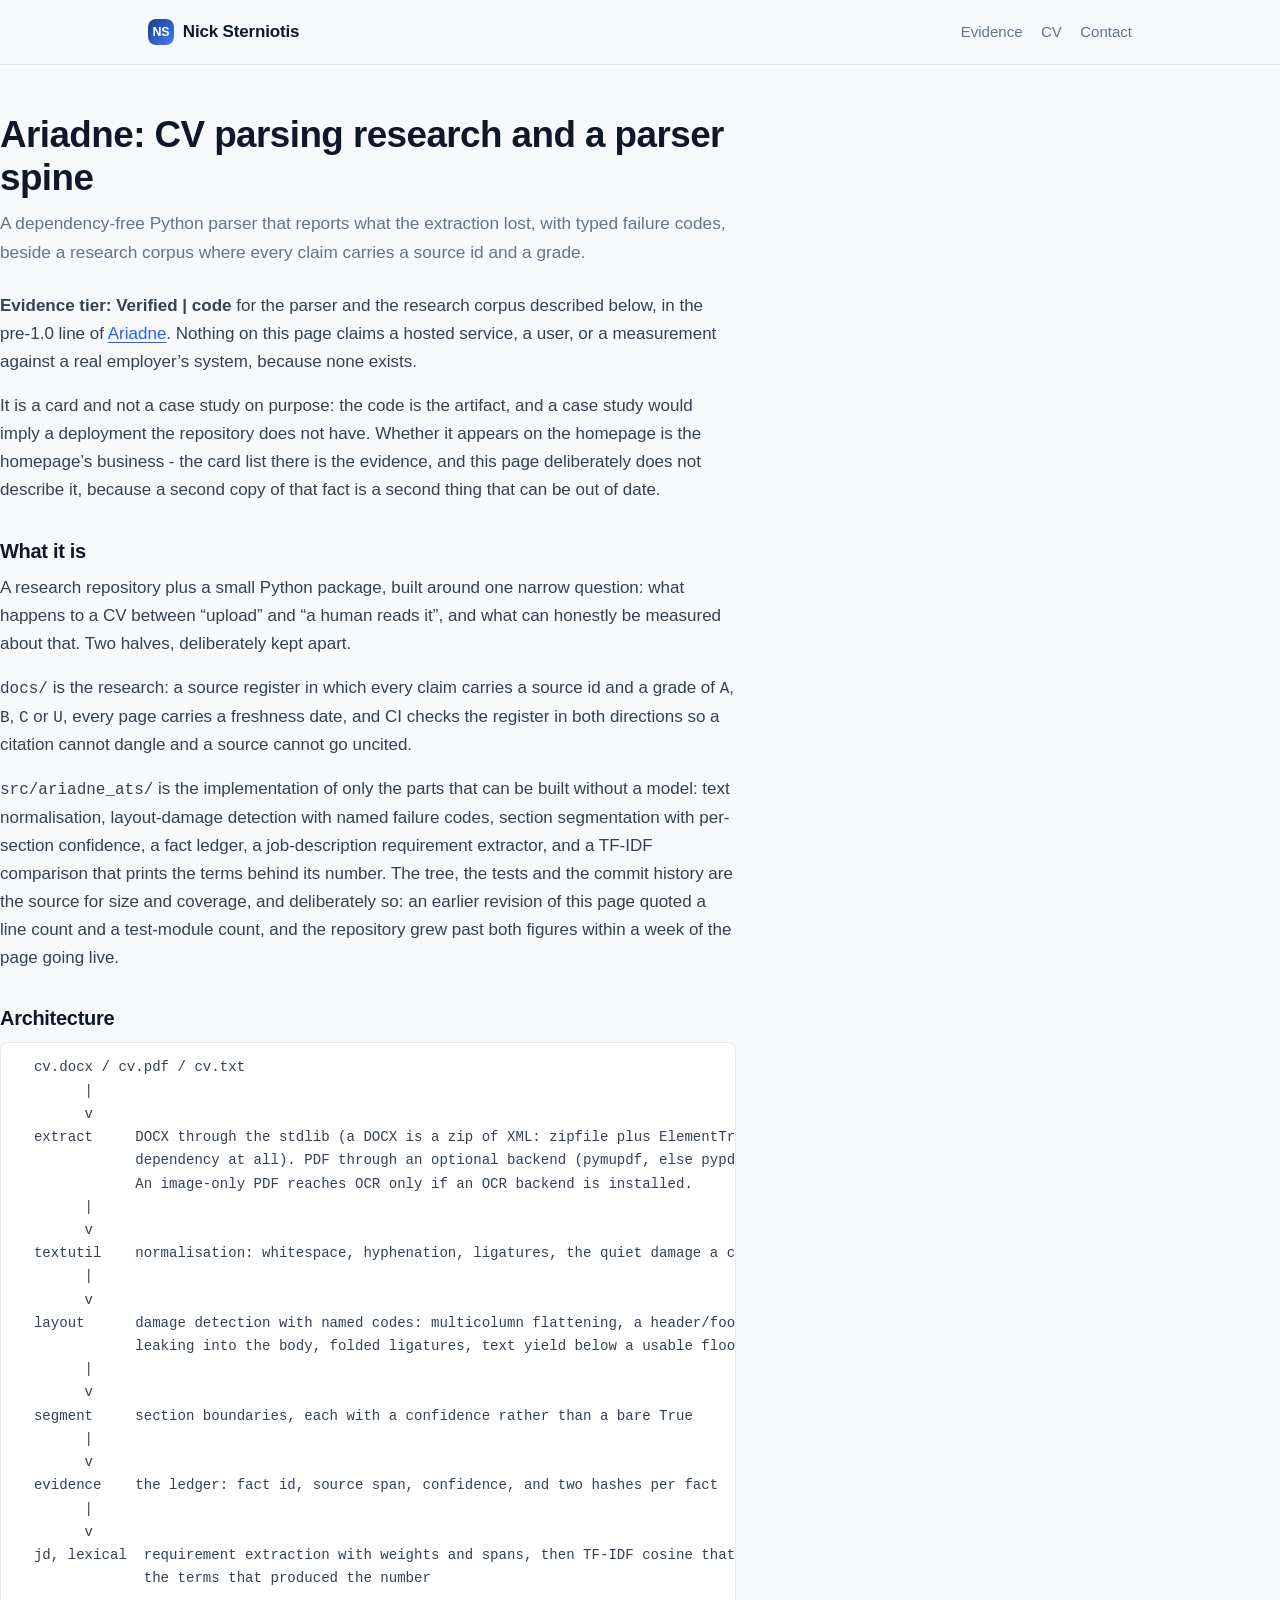
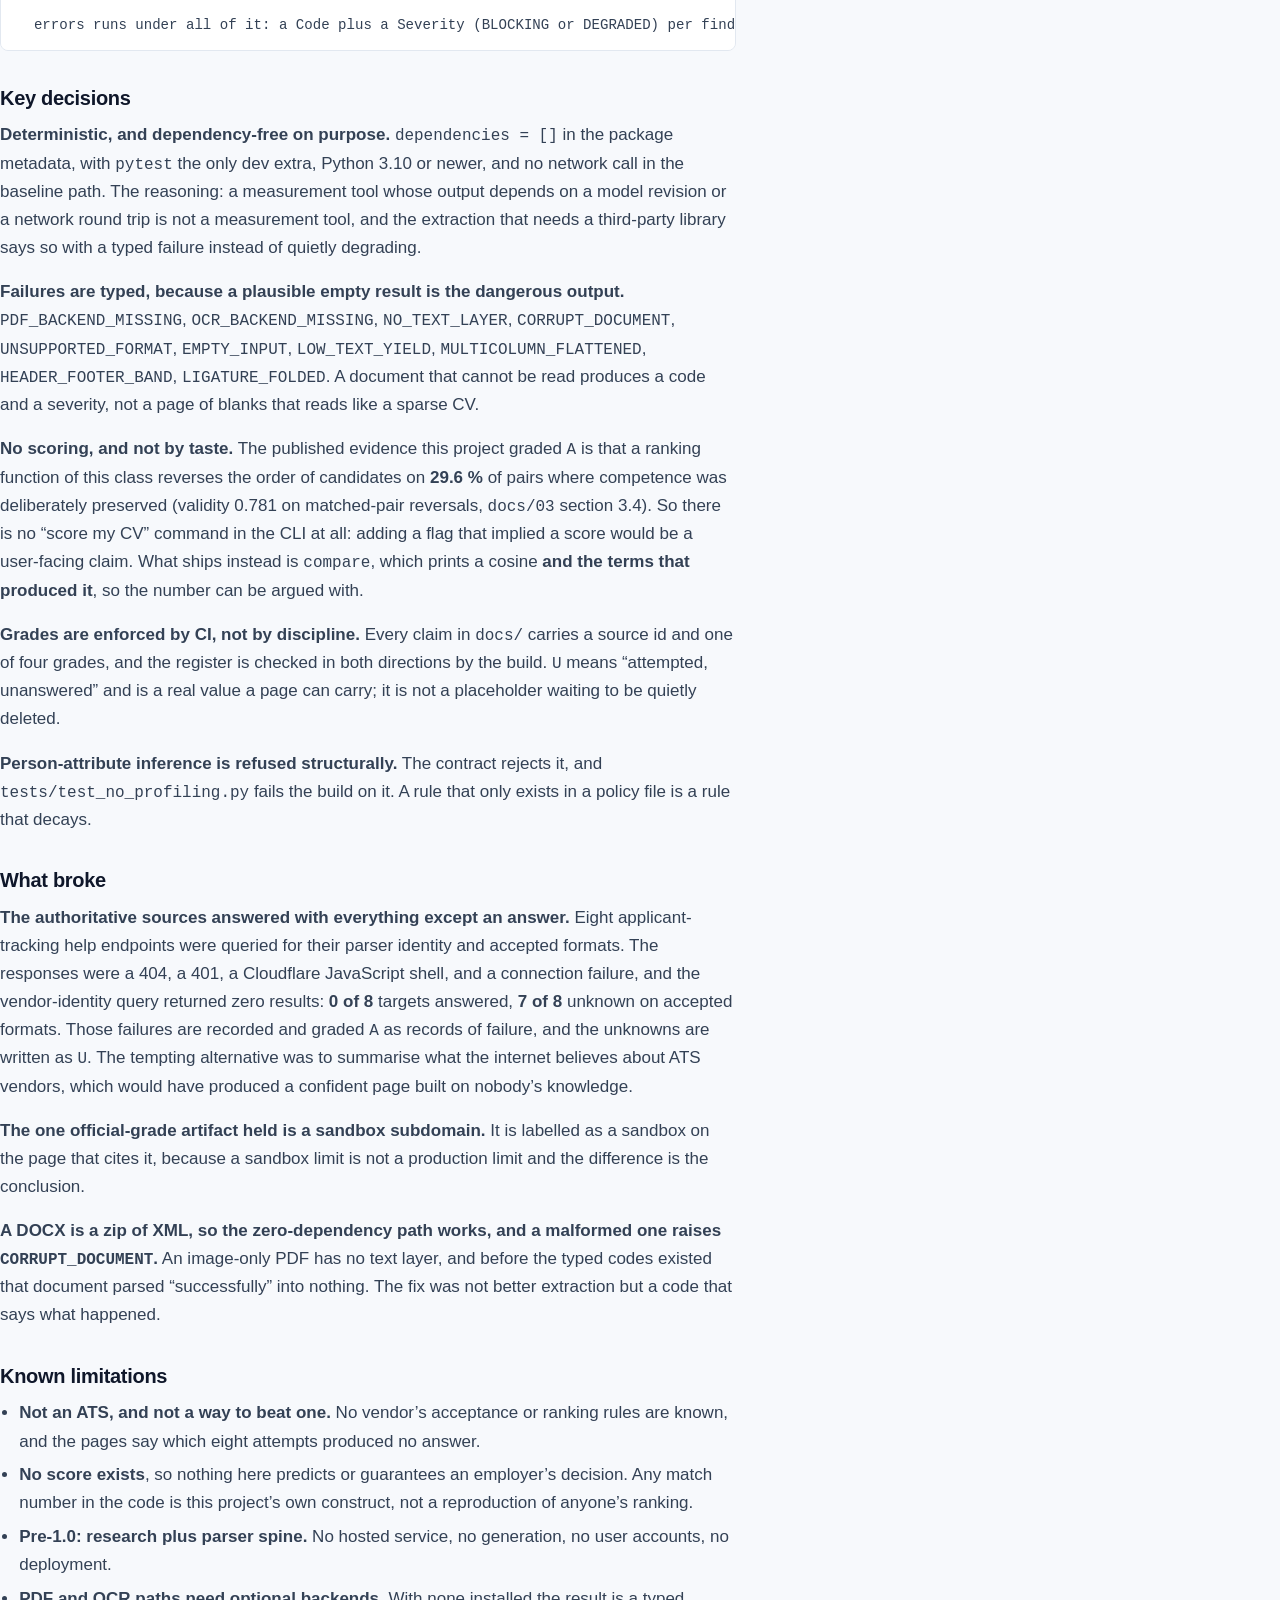
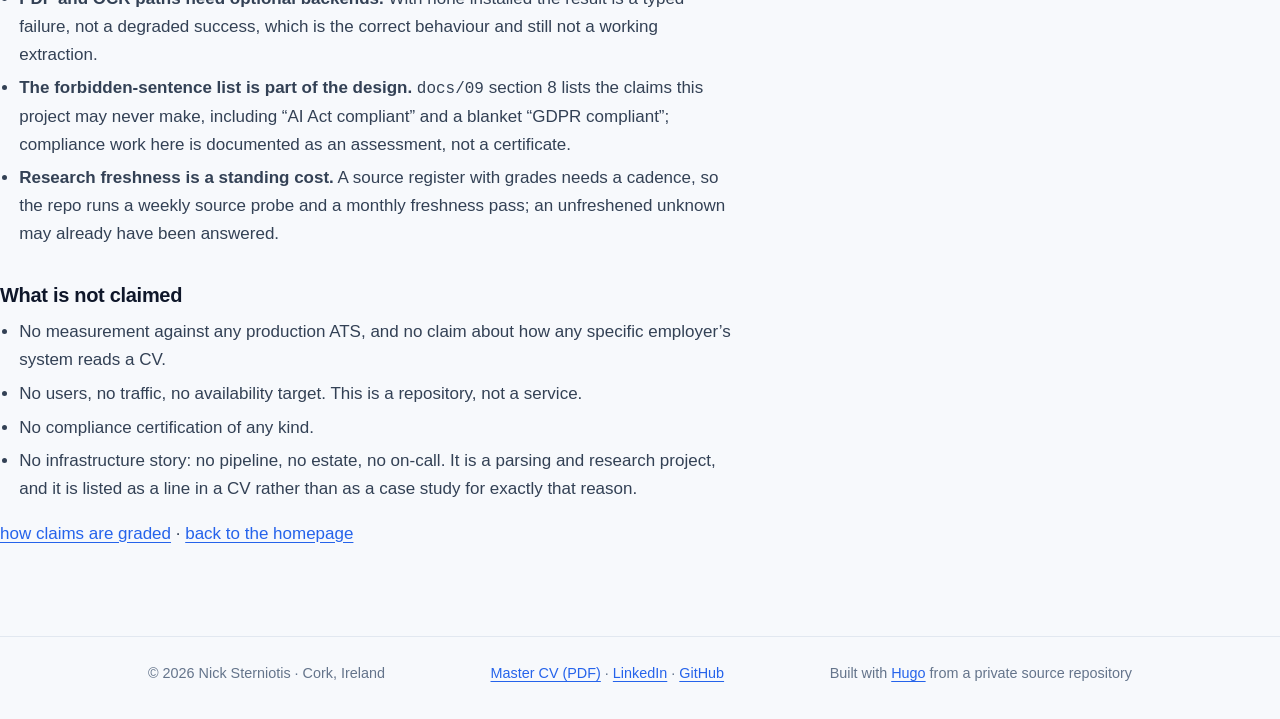
<file: evidence/ariadne/index.html>
<!doctype html><html lang=en-IE><meta charset=utf-8><meta name=viewport content="width=device-width,initial-scale=1"><title>Ariadne: CV parsing research and a parser spine · Nick Sterniotis | Infrastructure & Cloud</title><meta name=description content="A dependency-free Python parser that reports what the extraction lost, with typed failure codes, beside a research corpus where every claim carries a source id and a grade."><meta name=author content="Nick Sterniotis"><link rel=canonical href=https://portfolio.sterniotis.com/evidence/ariadne/><meta name=theme-color content="#0f172a" media="(prefers-color-scheme: dark)"><meta name=theme-color content="#f7f9fc" media="(prefers-color-scheme: light)"><meta property="og:type" content="article"><meta property="og:title" content="Ariadne: CV parsing research and a parser spine"><meta property="og:description" content="A dependency-free Python parser that reports what the extraction lost, with typed failure codes, beside a research corpus where every claim carries a source id and a grade."><meta property="og:url" content="https://portfolio.sterniotis.com/evidence/ariadne/"><meta property="og:site_name" content="Nick Sterniotis | Infrastructure & Cloud"><link rel=stylesheet href=/css/main.css><link rel=icon href=/favicon.svg type=image/svg+xml><body><a class=skip-link href=#main>Skip to content</a><header class=site-header><div class="wrap nav"><a class=brand href=/><span class=mark aria-hidden=true>NS</span> Nick Sterniotis</a><nav class=site-nav aria-label=Main><ul><li><a href=/evidence/>Evidence</a></li><li><a href=https://sterniotis.com/cv/Nick_Sterniotis_Master_CV.pdf>CV</a></li><li><a href=mailto:nick@sterniotis.com>Contact</a></li></ul></nav></div></header><main id=main><article class=page><h1>Ariadne: CV parsing research and a parser spine</h1><p class=lede>A dependency-free Python parser that reports what the extraction lost, with typed failure codes, beside a research corpus where every claim carries a source id and a grade.</p><p><strong>Evidence tier: Verified | code</strong> for the parser and the research corpus described below, in the
pre-1.0 line of <a href=https://github.com/sternnick/Ariadne>Ariadne</a>. Nothing on this page claims a hosted
service, a user, or a measurement against a real employer&rsquo;s system, because none exists.</p><p>It is a card and not a case study on purpose: the code is the artifact, and a case study would imply a
deployment the repository does not have. Whether it appears on the homepage is the homepage&rsquo;s business -
the card list there is the evidence, and this page deliberately does not describe it, because a second
copy of that fact is a second thing that can be out of date.</p><h2 id=what-it-is>What it is</h2><p>A research repository plus a small Python package, built around one narrow question: what happens to a
CV between &ldquo;upload&rdquo; and &ldquo;a human reads it&rdquo;, and what can honestly be measured about that. Two halves,
deliberately kept apart.</p><p><code>docs/</code> is the research: a source register in which every claim carries a source id and a grade of
<code>A</code>, <code>B</code>, <code>C</code> or <code>U</code>, every page carries a freshness date, and CI checks the register in both
directions so a citation cannot dangle and a source cannot go uncited.</p><p><code>src/ariadne_ats/</code> is the implementation of only the parts that can be built without a model: text
normalisation, layout-damage detection with named failure codes, section segmentation with per-section
confidence, a fact ledger, a job-description requirement extractor, and a TF-IDF comparison that
prints the terms behind its number. The tree, the tests and the commit history are the source for
size and coverage, and deliberately so: an earlier revision of this page quoted a line count and a
test-module count, and the repository grew past both figures within a week of the page going live.</p><h2 id=architecture>Architecture</h2><pre tabindex=0><code>  cv.docx / cv.pdf / cv.txt
        |
        v
  extract     DOCX through the stdlib (a DOCX is a zip of XML: zipfile plus ElementTree, no
              dependency at all). PDF through an optional backend (pymupdf, else pypdf).
              An image-only PDF reaches OCR only if an OCR backend is installed.
        |
        v
  textutil    normalisation: whitespace, hyphenation, ligatures, the quiet damage a converter does
        |
        v
  layout      damage detection with named codes: multicolumn flattening, a header/footer band
              leaking into the body, folded ligatures, text yield below a usable floor
        |
        v
  segment     section boundaries, each with a confidence rather than a bare True
        |
        v
  evidence    the ledger: fact id, source span, confidence, and two hashes per fact
        |
        v
  jd, lexical  requirement extraction with weights and spans, then TF-IDF cosine that prints
               the terms that produced the number

  errors runs under all of it: a Code plus a Severity (BLOCKING or DEGRADED) per finding.
</code></pre><h2 id=key-decisions>Key decisions</h2><p><strong>Deterministic, and dependency-free on purpose.</strong> <code>dependencies = []</code> in the package metadata, with
<code>pytest</code> the only dev extra, Python 3.10 or newer, and no network call in the baseline path. The
reasoning: a measurement tool whose output depends on a model revision or a network round trip is not
a measurement tool, and the extraction that needs a third-party library says so with a typed failure
instead of quietly degrading.</p><p><strong>Failures are typed, because a plausible empty result is the dangerous output.</strong> <code>PDF_BACKEND_MISSING</code>,
<code>OCR_BACKEND_MISSING</code>, <code>NO_TEXT_LAYER</code>, <code>CORRUPT_DOCUMENT</code>, <code>UNSUPPORTED_FORMAT</code>, <code>EMPTY_INPUT</code>,
<code>LOW_TEXT_YIELD</code>, <code>MULTICOLUMN_FLATTENED</code>, <code>HEADER_FOOTER_BAND</code>, <code>LIGATURE_FOLDED</code>. A document that
cannot be read produces a code and a severity, not a page of blanks that reads like a sparse CV.</p><p><strong>No scoring, and not by taste.</strong> The published evidence this project graded <code>A</code> is that a ranking
function of this class reverses the order of candidates on <strong>29.6 %</strong> of pairs where competence was
deliberately preserved (validity 0.781 on matched-pair reversals, <code>docs/03</code> section 3.4). So there is
no &ldquo;score my CV&rdquo; command in the CLI at all: adding a flag that implied a score would be a user-facing
claim. What ships instead is <code>compare</code>, which prints a cosine <strong>and the terms that produced it</strong>, so
the number can be argued with.</p><p><strong>Grades are enforced by CI, not by discipline.</strong> Every claim in <code>docs/</code> carries a source id and one of
four grades, and the register is checked in both directions by the build. <code>U</code> means &ldquo;attempted,
unanswered&rdquo; and is a real value a page can carry; it is not a placeholder waiting to be quietly
deleted.</p><p><strong>Person-attribute inference is refused structurally.</strong> The contract rejects it, and
<code>tests/test_no_profiling.py</code> fails the build on it. A rule that only exists in a policy file is a rule
that decays.</p><h2 id=what-broke>What broke</h2><p><strong>The authoritative sources answered with everything except an answer.</strong> Eight applicant-tracking
help endpoints were queried for their parser identity and accepted formats. The responses were a 404, a
401, a Cloudflare JavaScript shell, and a connection failure, and the vendor-identity query returned
zero results: <strong>0 of 8</strong> targets answered, <strong>7 of 8</strong> unknown on accepted formats. Those failures are
recorded and graded <code>A</code> as records of failure, and the unknowns are written as <code>U</code>. The tempting
alternative was to summarise what the internet believes about ATS vendors, which would have produced a
confident page built on nobody&rsquo;s knowledge.</p><p><strong>The one official-grade artifact held is a sandbox subdomain.</strong> It is labelled as a sandbox on the
page that cites it, because a sandbox limit is not a production limit and the difference is the
conclusion.</p><p><strong>A DOCX is a zip of XML, so the zero-dependency path works, and a malformed one raises
<code>CORRUPT_DOCUMENT</code>.</strong> An image-only PDF has no text layer, and before the typed codes existed that
document parsed &ldquo;successfully&rdquo; into nothing. The fix was not better extraction but a code that says
what happened.</p><h2 id=known-limitations>Known limitations</h2><ul><li><strong>Not an ATS, and not a way to beat one.</strong> No vendor&rsquo;s acceptance or ranking rules are known, and the
pages say which eight attempts produced no answer.</li><li><strong>No score exists</strong>, so nothing here predicts or guarantees an employer&rsquo;s decision. Any match number
in the code is this project&rsquo;s own construct, not a reproduction of anyone&rsquo;s ranking.</li><li><strong>Pre-1.0: research plus parser spine.</strong> No hosted service, no generation, no user accounts,
no deployment.</li><li><strong>PDF and OCR paths need optional backends.</strong> With none installed the result is a typed failure, not
a degraded success, which is the correct behaviour and still not a working extraction.</li><li><strong>The forbidden-sentence list is part of the design.</strong> <code>docs/09</code> section 8 lists the claims this
project may never make, including &ldquo;AI Act compliant&rdquo; and a blanket &ldquo;GDPR compliant&rdquo;; compliance work
here is documented as an assessment, not a certificate.</li><li><strong>Research freshness is a standing cost.</strong> A source register with grades needs a cadence, so the repo
runs a weekly source probe and a monthly freshness pass; an unfreshened unknown may already have been
answered.</li></ul><h2 id=what-is-not-claimed>What is not claimed</h2><ul><li>No measurement against any production ATS, and no claim about how any specific employer&rsquo;s system
reads a CV.</li><li>No users, no traffic, no availability target. This is a repository, not a service.</li><li>No compliance certification of any kind.</li><li>No infrastructure story: no pipeline, no estate, no on-call. It is a parsing and research project, and
it is listed as a line in a CV rather than as a case study for exactly that reason.</li></ul><p><a href=/evidence/>how claims are graded</a> · <a href=/>back to the homepage</a></p></article></main><footer class=site-footer><div class=wrap><p>© 2026 Nick Sterniotis · Cork, Ireland</p><p><a href=https://sterniotis.com/cv/Nick_Sterniotis_Master_CV.pdf>Master CV (PDF)</a> &#183;
<a href=https://www.linkedin.com/in/nsterniotis>LinkedIn</a> &#183;
<a href=https://github.com/sternnick>GitHub</a></p><p>Built with <a href=https://gohugo.io/>Hugo</a> from a private source repository</p></div></footer></body></html>
</file>
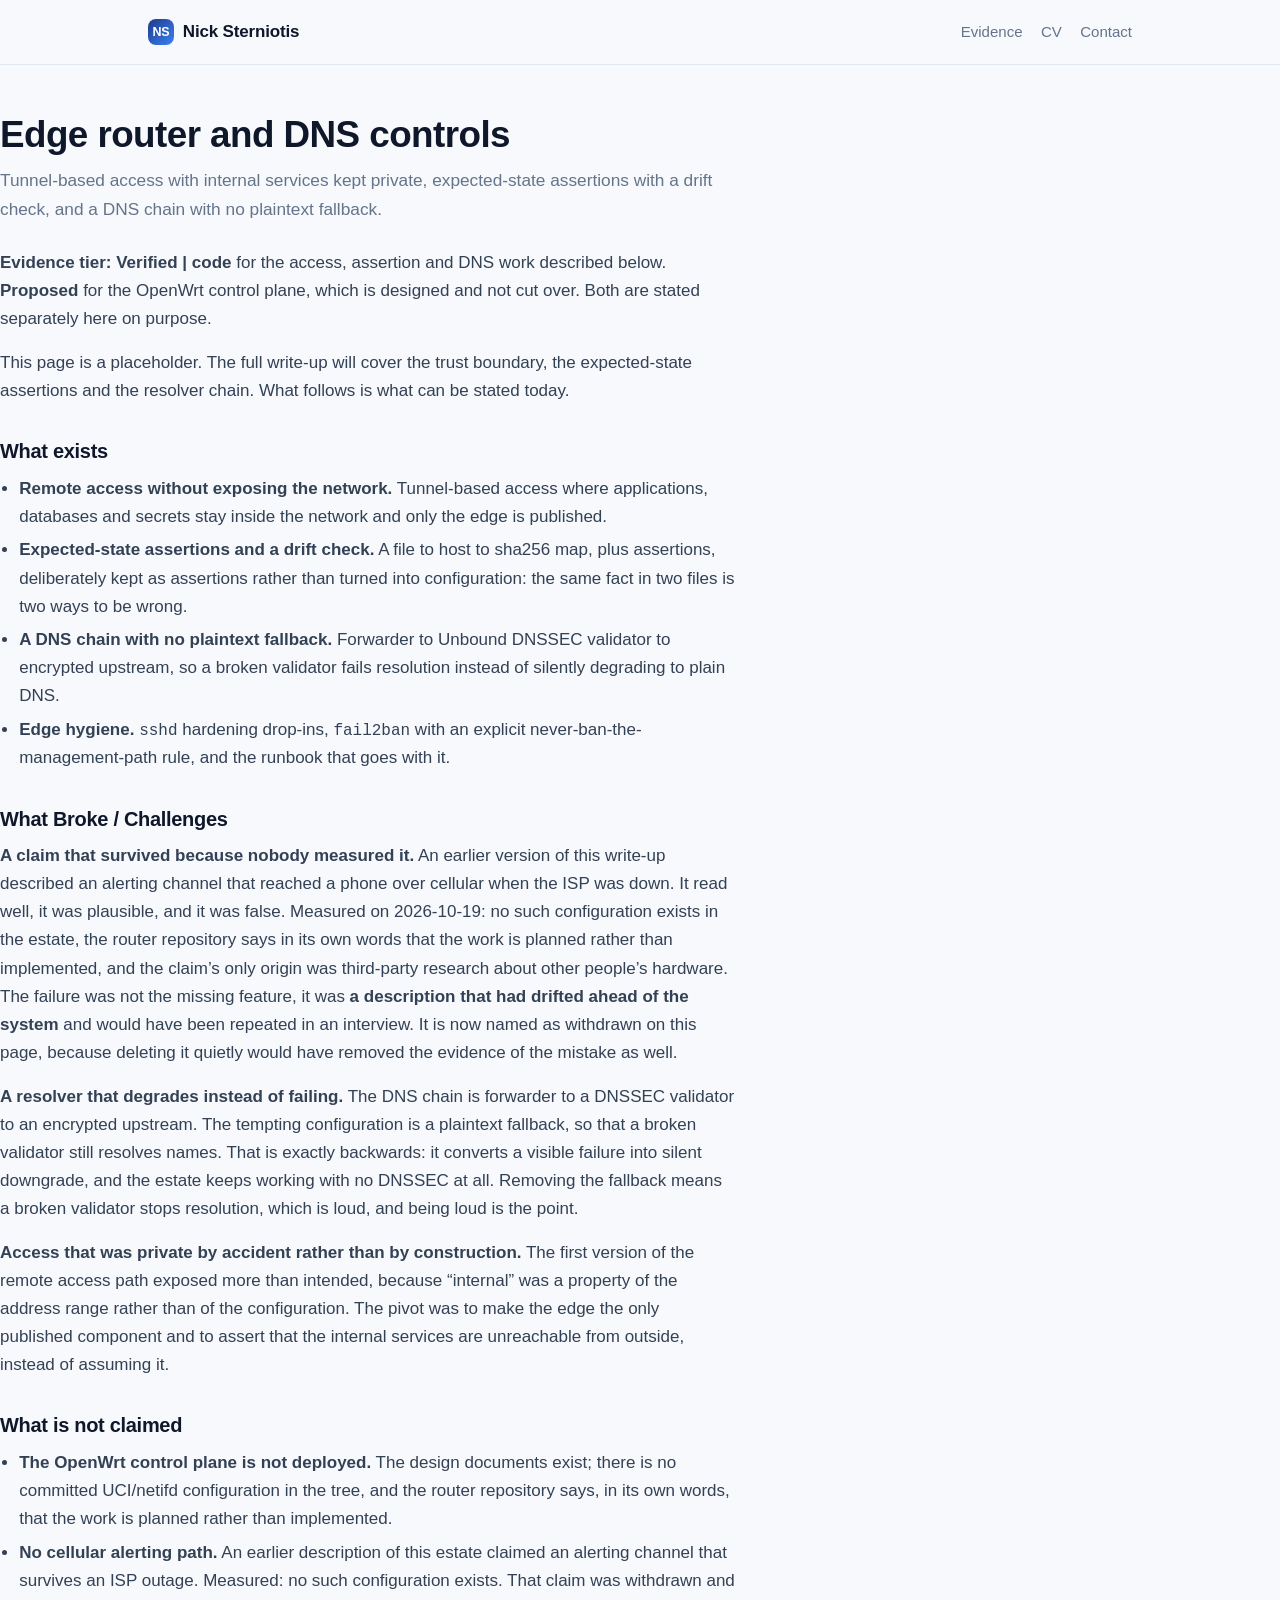
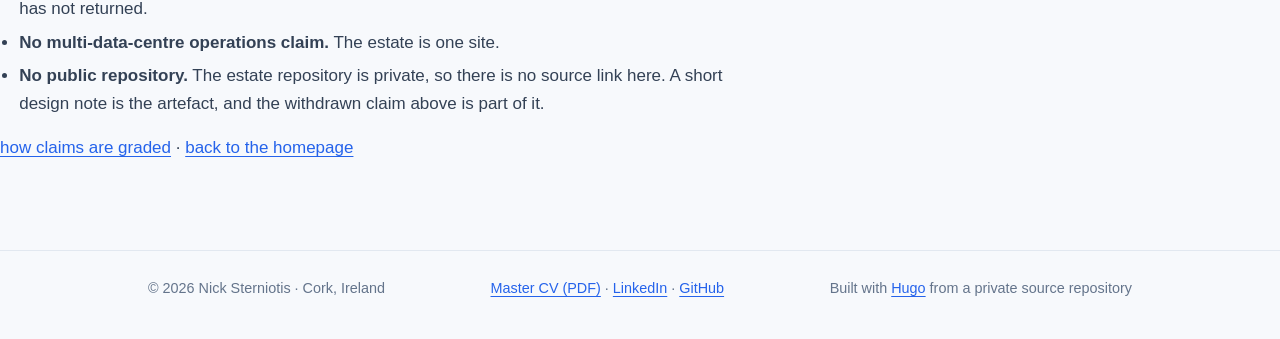
<file: evidence/edge-router-dns/index.html>
<!doctype html><html lang=en-IE><meta charset=utf-8><meta name=viewport content="width=device-width,initial-scale=1"><title>Edge router and DNS controls · Nick Sterniotis | Infrastructure & Cloud</title><meta name=description content="Tunnel-based access with internal services kept private, expected-state assertions with a drift check, and a DNS chain with no plaintext fallback."><meta name=author content="Nick Sterniotis"><link rel=canonical href=https://portfolio.sterniotis.com/evidence/edge-router-dns/><meta name=theme-color content="#0f172a" media="(prefers-color-scheme: dark)"><meta name=theme-color content="#f7f9fc" media="(prefers-color-scheme: light)"><meta property="og:type" content="article"><meta property="og:title" content="Edge router and DNS controls"><meta property="og:description" content="Tunnel-based access with internal services kept private, expected-state assertions with a drift check, and a DNS chain with no plaintext fallback."><meta property="og:url" content="https://portfolio.sterniotis.com/evidence/edge-router-dns/"><meta property="og:site_name" content="Nick Sterniotis | Infrastructure & Cloud"><link rel=stylesheet href=/css/main.css><link rel=icon href=/favicon.svg type=image/svg+xml><body><a class=skip-link href=#main>Skip to content</a><header class=site-header><div class="wrap nav"><a class=brand href=/><span class=mark aria-hidden=true>NS</span> Nick Sterniotis</a><nav class=site-nav aria-label=Main><ul><li><a href=/evidence/>Evidence</a></li><li><a href=https://sterniotis.com/cv/Nick_Sterniotis_Master_CV.pdf>CV</a></li><li><a href=mailto:nick@sterniotis.com>Contact</a></li></ul></nav></div></header><main id=main><article class=page><h1>Edge router and DNS controls</h1><p class=lede>Tunnel-based access with internal services kept private, expected-state assertions with a drift check, and a DNS chain with no plaintext fallback.</p><p><strong>Evidence tier: Verified | code</strong> for the access, assertion and DNS work described below.
<strong>Proposed</strong> for the OpenWrt control plane, which is designed and not cut over. Both are stated
separately here on purpose.</p><p>This page is a placeholder. The full write-up will cover the trust boundary, the expected-state
assertions and the resolver chain. What follows is what can be stated today.</p><h2 id=what-exists>What exists</h2><ul><li><strong>Remote access without exposing the network.</strong> Tunnel-based access where applications, databases and
secrets stay inside the network and only the edge is published.</li><li><strong>Expected-state assertions and a drift check.</strong> A file to host to sha256 map, plus assertions,
deliberately kept as assertions rather than turned into configuration: the same fact in two files is
two ways to be wrong.</li><li><strong>A DNS chain with no plaintext fallback.</strong> Forwarder to Unbound DNSSEC validator to encrypted
upstream, so a broken validator fails resolution instead of silently degrading to plain DNS.</li><li><strong>Edge hygiene.</strong> <code>sshd</code> hardening drop-ins, <code>fail2ban</code> with an explicit never-ban-the-management-path
rule, and the runbook that goes with it.</li></ul><h2 id=what-broke--challenges>What Broke / Challenges</h2><p><strong>A claim that survived because nobody measured it.</strong> An earlier version of this write-up described an
alerting channel that reached a phone over cellular when the ISP was down. It read well, it was
plausible, and it was false. Measured on 2026-10-19: no such configuration exists in the estate, the
router repository says in its own words that the work is planned rather than implemented, and the
claim&rsquo;s only origin was third-party research about other people&rsquo;s hardware. The failure was not the
missing feature, it was <strong>a description that had drifted ahead of the system</strong> and would have been
repeated in an interview. It is now named as withdrawn on this page, because deleting it quietly would
have removed the evidence of the mistake as well.</p><p><strong>A resolver that degrades instead of failing.</strong> The DNS chain is forwarder to a DNSSEC validator to an
encrypted upstream. The tempting configuration is a plaintext fallback, so that a broken validator
still resolves names. That is exactly backwards: it converts a visible failure into silent downgrade,
and the estate keeps working with no DNSSEC at all. Removing the fallback means a broken validator
stops resolution, which is loud, and being loud is the point.</p><p><strong>Access that was private by accident rather than by construction.</strong> The first version of the remote
access path exposed more than intended, because &ldquo;internal&rdquo; was a property of the address range rather
than of the configuration. The pivot was to make the edge the only published component and to assert
that the internal services are unreachable from outside, instead of assuming it.</p><h2 id=what-is-not-claimed>What is not claimed</h2><ul><li><strong>The OpenWrt control plane is not deployed.</strong> The design documents exist; there is no committed
UCI/netifd configuration in the tree, and the router repository says, in its own words, that the work
is planned rather than implemented.</li><li><strong>No cellular alerting path.</strong> An earlier description of this estate claimed an alerting channel that
survives an ISP outage. Measured: no such configuration exists. That claim was withdrawn and has not
returned.</li><li><strong>No multi-data-centre operations claim.</strong> The estate is one site.</li><li><strong>No public repository.</strong> The estate repository is private, so there is no source link here. A short
design note is the artefact, and the withdrawn claim above is part of it.</li></ul><p><a href=/evidence/>how claims are graded</a> · <a href=/>back to the homepage</a></p></article></main><footer class=site-footer><div class=wrap><p>© 2026 Nick Sterniotis · Cork, Ireland</p><p><a href=https://sterniotis.com/cv/Nick_Sterniotis_Master_CV.pdf>Master CV (PDF)</a> &#183;
<a href=https://www.linkedin.com/in/nsterniotis>LinkedIn</a> &#183;
<a href=https://github.com/sternnick>GitHub</a></p><p>Built with <a href=https://gohugo.io/>Hugo</a> from a private source repository</p></div></footer></body></html>
</file>
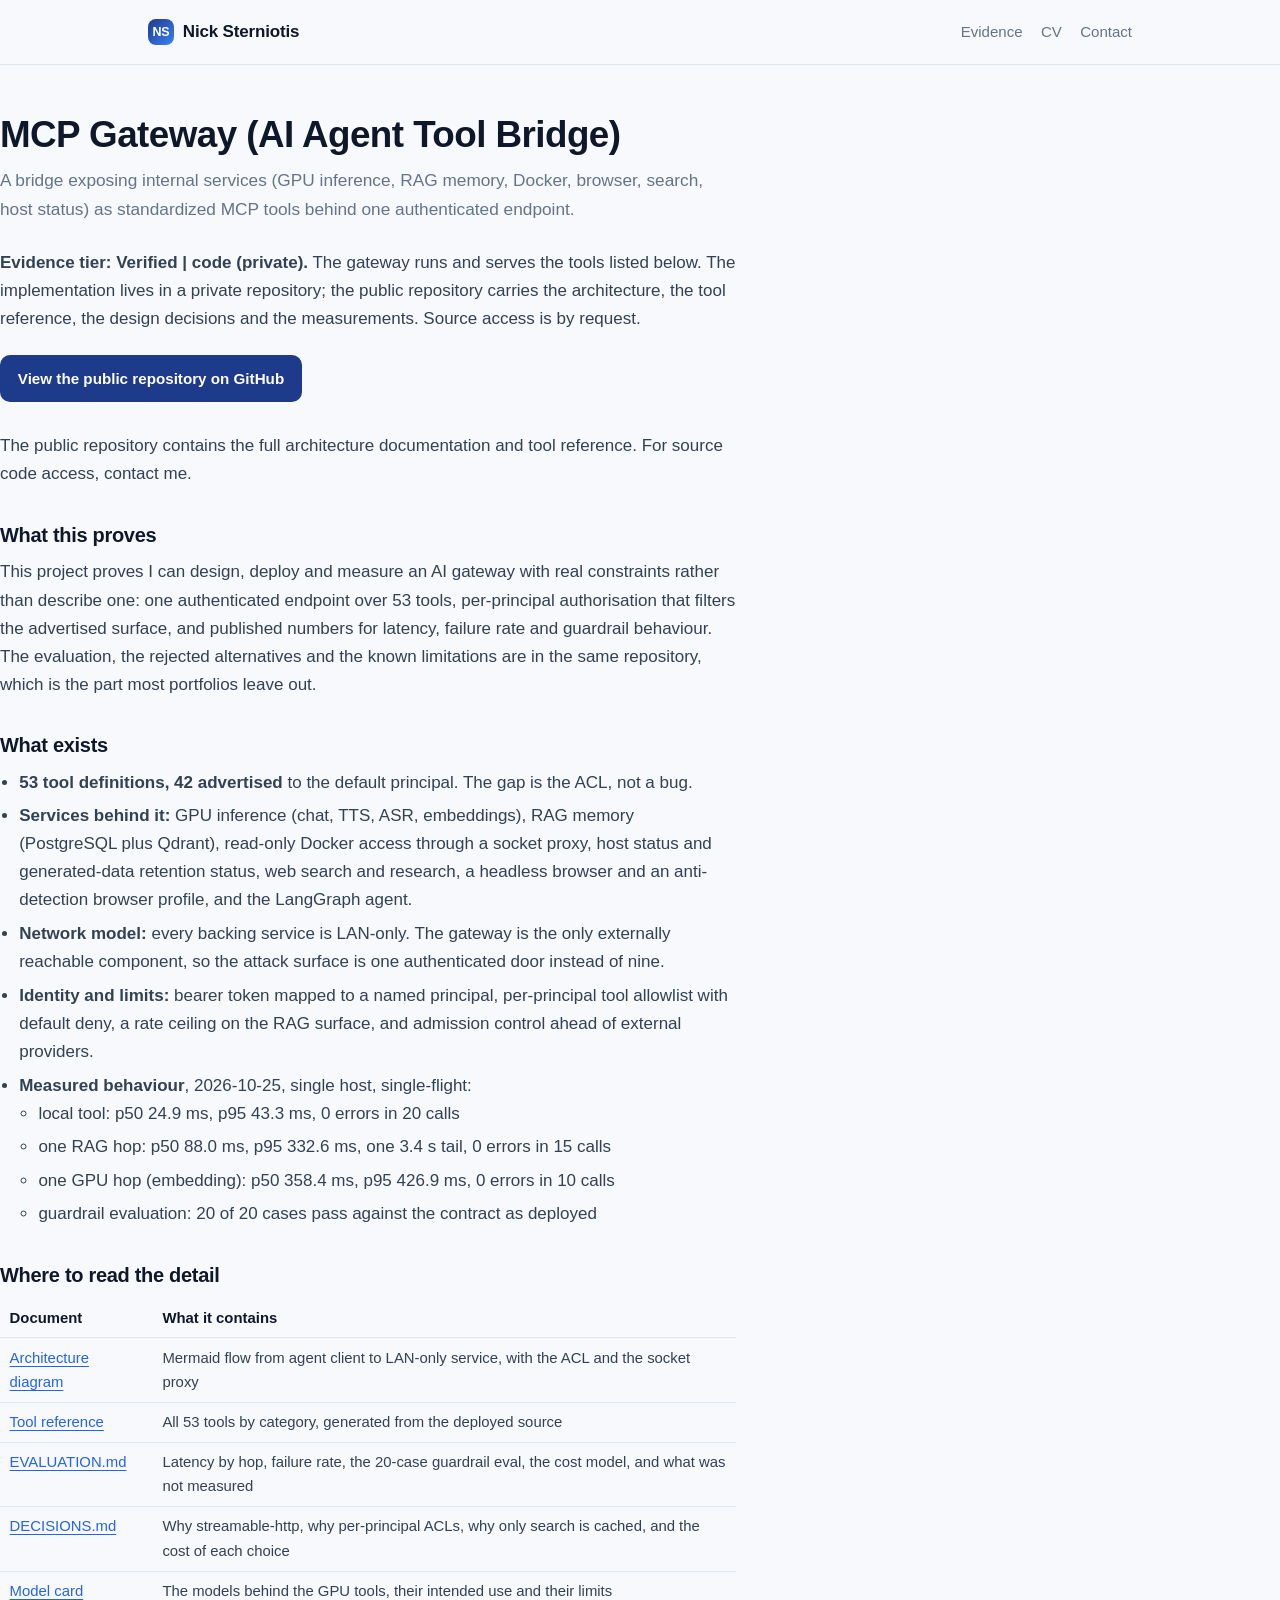
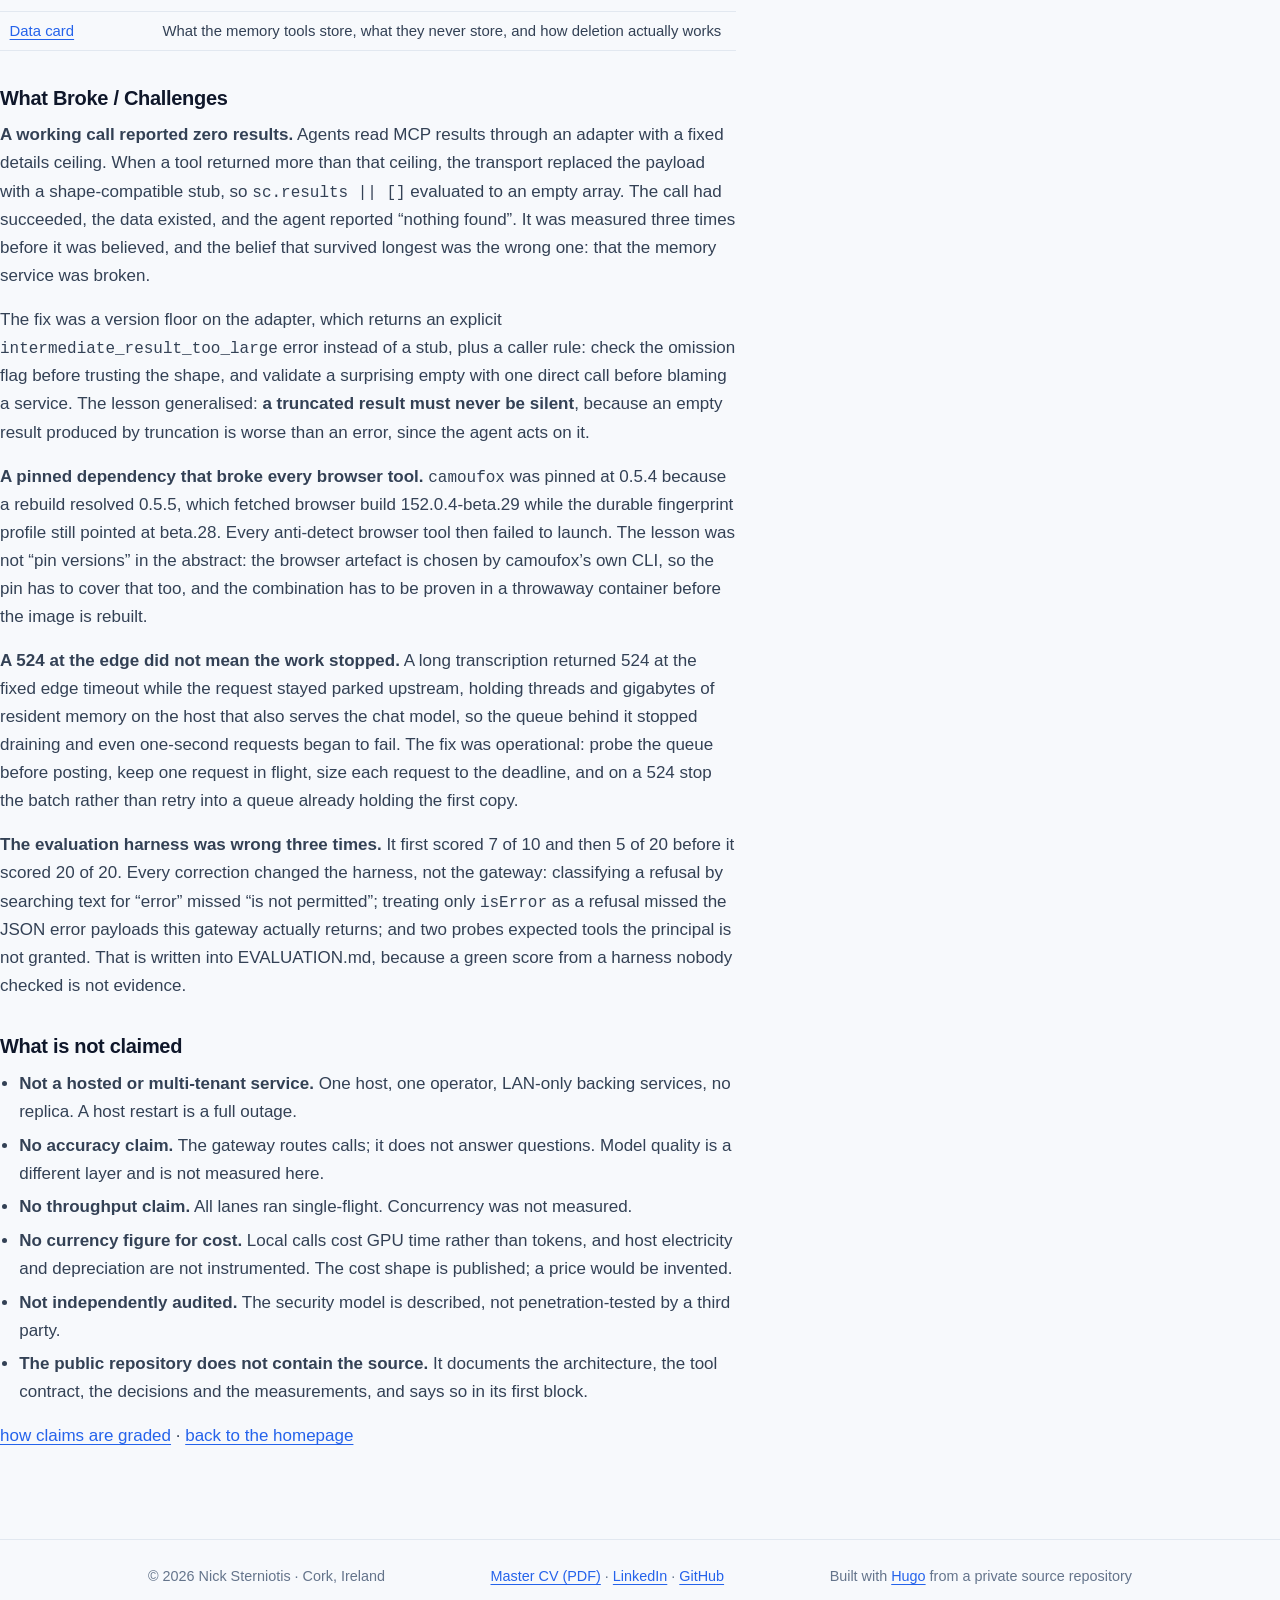
<file: evidence/mcp-gateway/index.html>
<!doctype html><html lang=en-IE><meta charset=utf-8><meta name=viewport content="width=device-width,initial-scale=1"><title>MCP Gateway (AI Agent Tool Bridge) · Nick Sterniotis | Infrastructure & Cloud</title><meta name=description content="A bridge exposing internal services (GPU inference, RAG memory, Docker, browser, search, host status) as standardized MCP tools behind one authenticated endpoint."><meta name=author content="Nick Sterniotis"><link rel=canonical href=https://portfolio.sterniotis.com/evidence/mcp-gateway/><meta name=theme-color content="#0f172a" media="(prefers-color-scheme: dark)"><meta name=theme-color content="#f7f9fc" media="(prefers-color-scheme: light)"><meta property="og:type" content="article"><meta property="og:title" content="MCP Gateway (AI Agent Tool Bridge)"><meta property="og:description" content="A bridge exposing internal services (GPU inference, RAG memory, Docker, browser, search, host status) as standardized MCP tools behind one authenticated endpoint."><meta property="og:url" content="https://portfolio.sterniotis.com/evidence/mcp-gateway/"><meta property="og:site_name" content="Nick Sterniotis | Infrastructure & Cloud"><link rel=stylesheet href=/css/main.css><link rel=icon href=/favicon.svg type=image/svg+xml><body><a class=skip-link href=#main>Skip to content</a><header class=site-header><div class="wrap nav"><a class=brand href=/><span class=mark aria-hidden=true>NS</span> Nick Sterniotis</a><nav class=site-nav aria-label=Main><ul><li><a href=/evidence/>Evidence</a></li><li><a href=https://sterniotis.com/cv/Nick_Sterniotis_Master_CV.pdf>CV</a></li><li><a href=mailto:nick@sterniotis.com>Contact</a></li></ul></nav></div></header><main id=main><article class=page><h1>MCP Gateway (AI Agent Tool Bridge)</h1><p class=lede>A bridge exposing internal services (GPU inference, RAG memory, Docker, browser, search, host status) as standardized MCP tools behind one authenticated endpoint.</p><p><strong>Evidence tier: Verified | code (private).</strong> The gateway runs and serves the tools listed below. The
implementation lives in a private repository; the public repository carries the architecture, the tool
reference, the design decisions and the measurements. Source access is by request.</p><p class=evidence-cta><a class="btn btn-primary" href=https://github.com/sternnick/mcp-gateway>View the public repository on GitHub</a></p><p>The public repository contains the full architecture documentation and tool reference. For source code
access, contact me.</p><h2 id=what-this-proves>What this proves</h2><p>This project proves I can design, deploy and measure an AI gateway with real constraints rather than
describe one: one authenticated endpoint over 53 tools, per-principal authorisation that filters the
advertised surface, and published numbers for latency, failure rate and guardrail behaviour. The
evaluation, the rejected alternatives and the known limitations are in the same repository, which is the
part most portfolios leave out.</p><h2 id=what-exists>What exists</h2><ul><li><strong>53 tool definitions, 42 advertised</strong> to the default principal. The gap is the ACL, not a bug.</li><li><strong>Services behind it:</strong> GPU inference (chat, TTS, ASR, embeddings), RAG memory (PostgreSQL plus
Qdrant), read-only Docker access through a socket proxy, host status and generated-data retention
status, web search and research, a headless browser and an anti-detection browser profile, and the
LangGraph agent.</li><li><strong>Network model:</strong> every backing service is LAN-only. The gateway is the only externally reachable
component, so the attack surface is one authenticated door instead of nine.</li><li><strong>Identity and limits:</strong> bearer token mapped to a named principal, per-principal tool allowlist with
default deny, a rate ceiling on the RAG surface, and admission control ahead of external providers.</li><li><strong>Measured behaviour</strong>, 2026-10-25, single host, single-flight:<ul><li>local tool: p50 24.9 ms, p95 43.3 ms, 0 errors in 20 calls</li><li>one RAG hop: p50 88.0 ms, p95 332.6 ms, one 3.4 s tail, 0 errors in 15 calls</li><li>one GPU hop (embedding): p50 358.4 ms, p95 426.9 ms, 0 errors in 10 calls</li><li>guardrail evaluation: 20 of 20 cases pass against the contract as deployed</li></ul></li></ul><h2 id=where-to-read-the-detail>Where to read the detail</h2><table><thead><tr><th>Document</th><th>What it contains</th></tr></thead><tbody><tr><td><a href=https://github.com/sternnick/mcp-gateway#architecture>Architecture diagram</a></td><td>Mermaid flow from agent client to LAN-only service, with the ACL and the socket proxy</td></tr><tr><td><a href=https://github.com/sternnick/mcp-gateway#tool-reference>Tool reference</a></td><td>All 53 tools by category, generated from the deployed source</td></tr><tr><td><a href=https://github.com/sternnick/mcp-gateway/blob/main/EVALUATION.md>EVALUATION.md</a></td><td>Latency by hop, failure rate, the 20-case guardrail eval, the cost model, and what was not measured</td></tr><tr><td><a href=https://github.com/sternnick/mcp-gateway/blob/main/DECISIONS.md>DECISIONS.md</a></td><td>Why streamable-http, why per-principal ACLs, why only search is cached, and the cost of each choice</td></tr><tr><td><a href=https://github.com/sternnick/mcp-gateway/blob/main/cards/MODEL-CARD.md>Model card</a></td><td>The models behind the GPU tools, their intended use and their limits</td></tr><tr><td><a href=https://github.com/sternnick/mcp-gateway/blob/main/cards/DATA-CARD.md>Data card</a></td><td>What the memory tools store, what they never store, and how deletion actually works</td></tr></tbody></table><h2 id=what-broke--challenges>What Broke / Challenges</h2><p><strong>A working call reported zero results.</strong> Agents read MCP results through an adapter with a fixed
details ceiling. When a tool returned more than that ceiling, the transport replaced the payload with a
shape-compatible stub, so <code>sc.results || []</code> evaluated to an empty array. The call had succeeded, the data
existed, and the agent reported &ldquo;nothing found&rdquo;. It was measured three times before it was believed, and
the belief that survived longest was the wrong one: that the memory service was broken.</p><p>The fix was a version floor on the adapter, which returns an explicit <code>intermediate_result_too_large</code>
error instead of a stub, plus a caller rule: check the omission flag before trusting the shape, and
validate a surprising empty with one direct call before blaming a service. The lesson generalised: <strong>a
truncated result must never be silent</strong>, because an empty result produced by truncation is worse than an
error, since the agent acts on it.</p><p><strong>A pinned dependency that broke every browser tool.</strong> <code>camoufox</code> was pinned at 0.5.4 because a rebuild
resolved 0.5.5, which fetched browser build 152.0.4-beta.29 while the durable fingerprint profile still
pointed at beta.28. Every anti-detect browser tool then failed to launch. The lesson was not &ldquo;pin
versions&rdquo; in the abstract: the browser artefact is chosen by camoufox&rsquo;s own CLI, so the pin has to cover
that too, and the combination has to be proven in a throwaway container before the image is rebuilt.</p><p><strong>A 524 at the edge did not mean the work stopped.</strong> A long transcription returned 524 at the fixed edge
timeout while the request stayed parked upstream, holding threads and gigabytes of resident memory on the
host that also serves the chat model, so the queue behind it stopped draining and even one-second
requests began to fail. The fix was operational: probe the queue before posting, keep one request in
flight, size each request to the deadline, and on a 524 stop the batch rather than retry into a queue
already holding the first copy.</p><p><strong>The evaluation harness was wrong three times.</strong> It first scored 7 of 10 and then 5 of 20 before it
scored 20 of 20. Every correction changed the harness, not the gateway: classifying a refusal by
searching text for &ldquo;error&rdquo; missed &ldquo;is not permitted&rdquo;; treating only <code>isError</code> as a refusal missed the
JSON error payloads this gateway actually returns; and two probes expected tools the principal is not
granted. That is written into EVALUATION.md, because a green score from a harness nobody checked is not
evidence.</p><h2 id=what-is-not-claimed>What is not claimed</h2><ul><li><strong>Not a hosted or multi-tenant service.</strong> One host, one operator, LAN-only backing services, no
replica. A host restart is a full outage.</li><li><strong>No accuracy claim.</strong> The gateway routes calls; it does not answer questions. Model quality is a
different layer and is not measured here.</li><li><strong>No throughput claim.</strong> All lanes ran single-flight. Concurrency was not measured.</li><li><strong>No currency figure for cost.</strong> Local calls cost GPU time rather than tokens, and host electricity
and depreciation are not instrumented. The cost shape is published; a price would be invented.</li><li><strong>Not independently audited.</strong> The security model is described, not penetration-tested by a third
party.</li><li><strong>The public repository does not contain the source.</strong> It documents the architecture, the tool
contract, the decisions and the measurements, and says so in its first block.</li></ul><p><a href=/evidence/>how claims are graded</a> · <a href=/>back to the homepage</a></p></article></main><footer class=site-footer><div class=wrap><p>© 2026 Nick Sterniotis · Cork, Ireland</p><p><a href=https://sterniotis.com/cv/Nick_Sterniotis_Master_CV.pdf>Master CV (PDF)</a> &#183;
<a href=https://www.linkedin.com/in/nsterniotis>LinkedIn</a> &#183;
<a href=https://github.com/sternnick>GitHub</a></p><p>Built with <a href=https://gohugo.io/>Hugo</a> from a private source repository</p></div></footer></body></html>
</file>
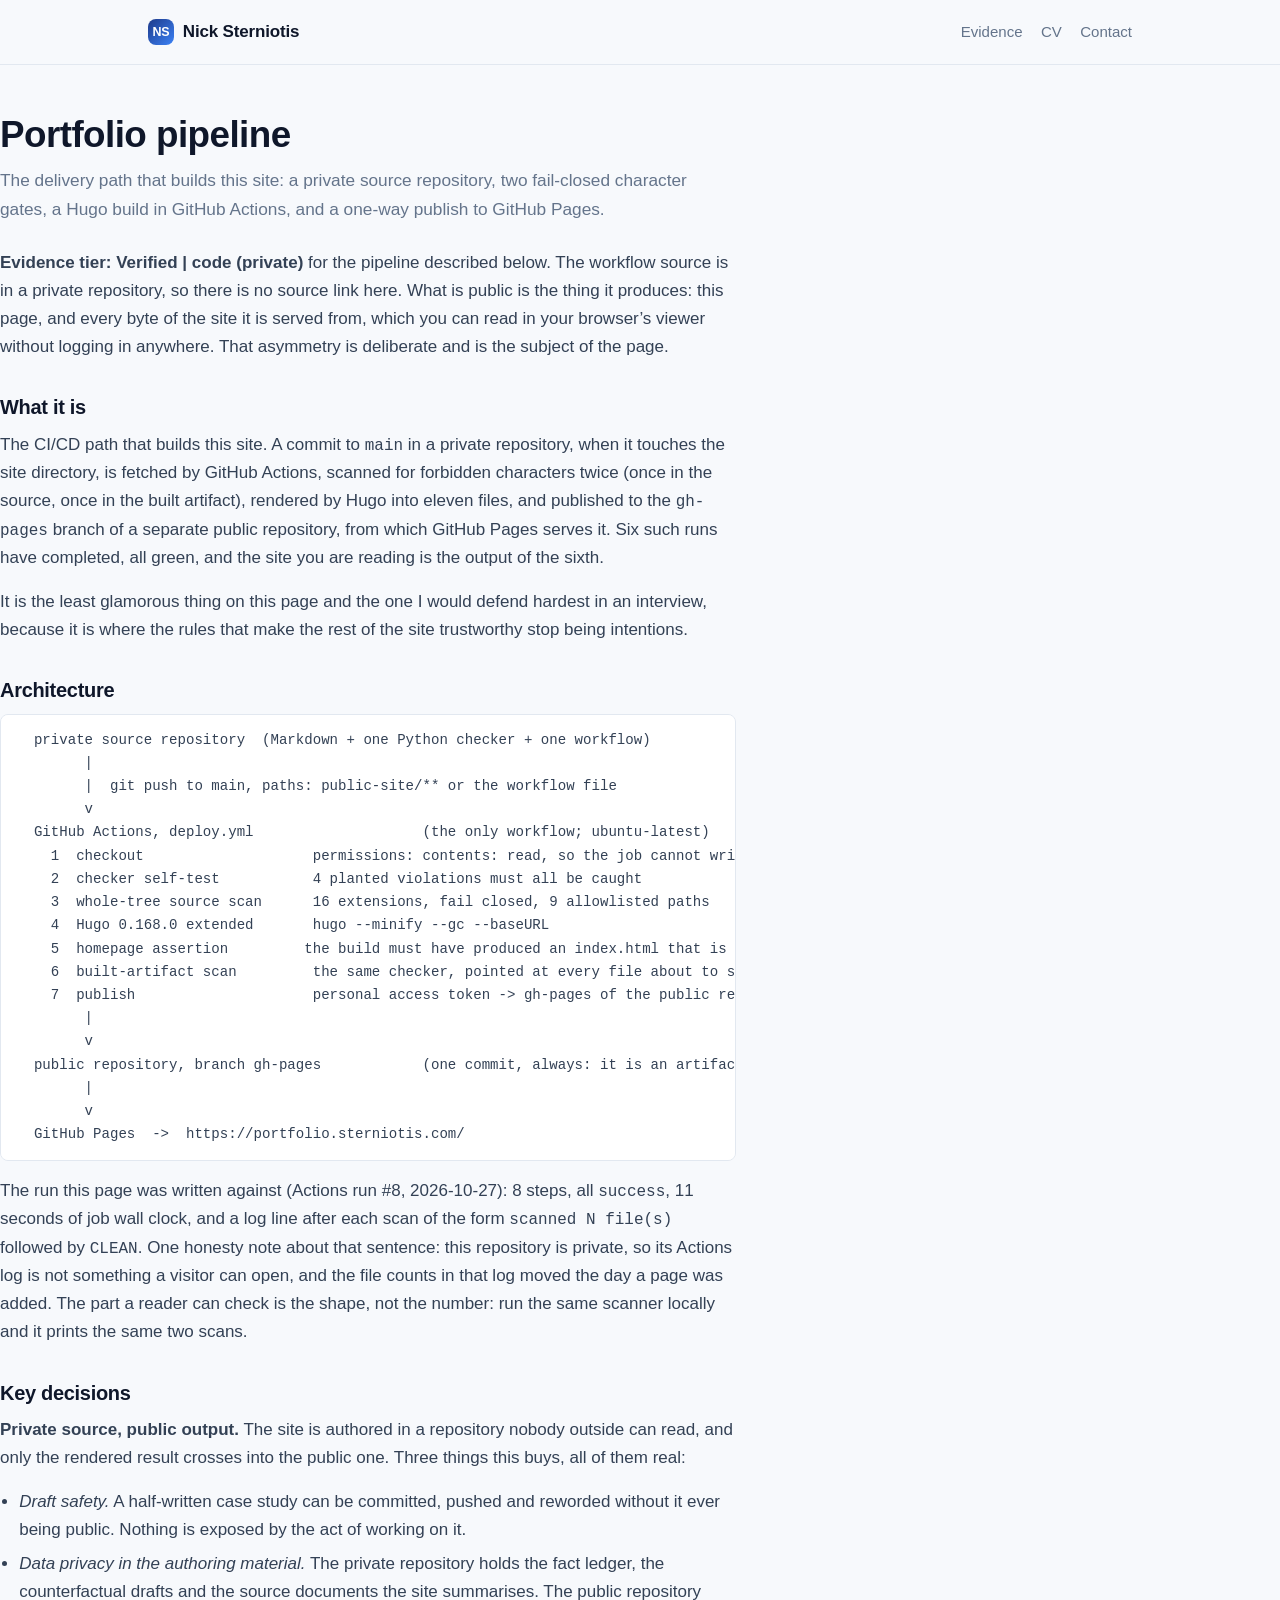
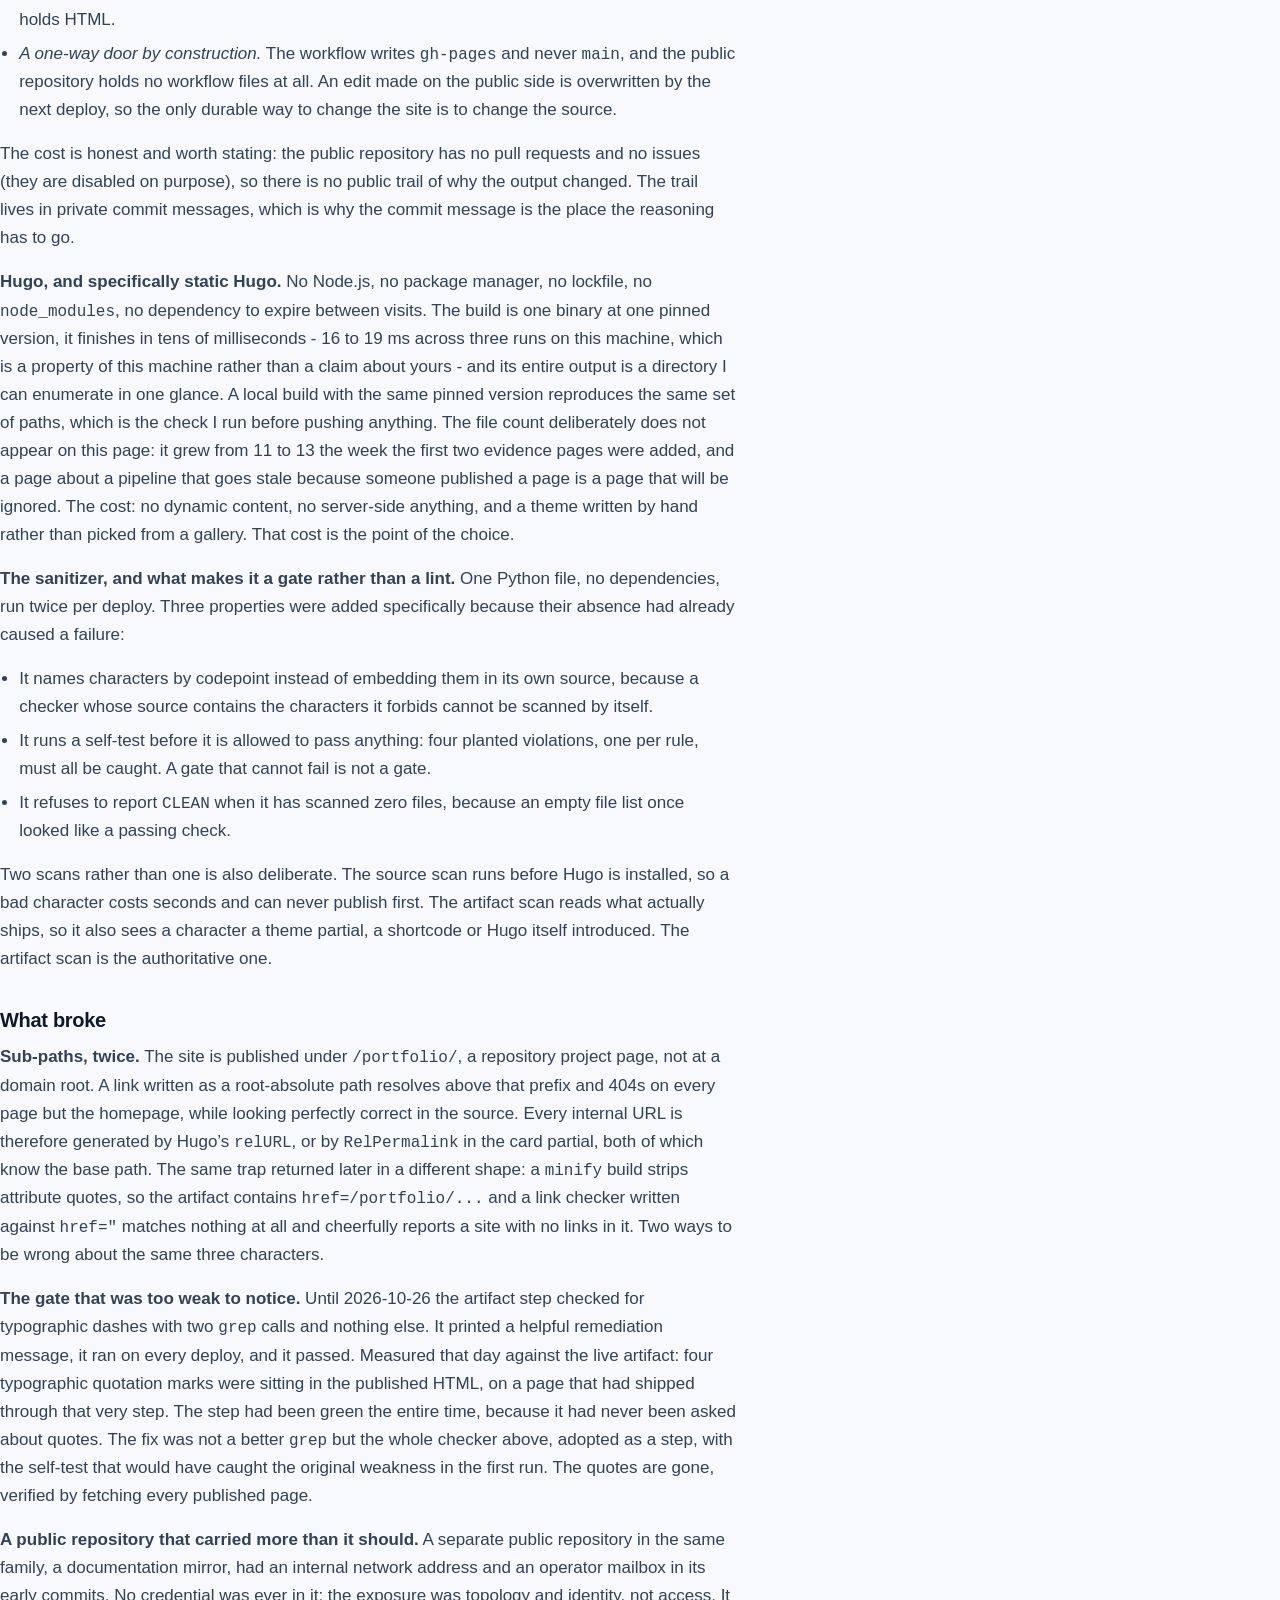
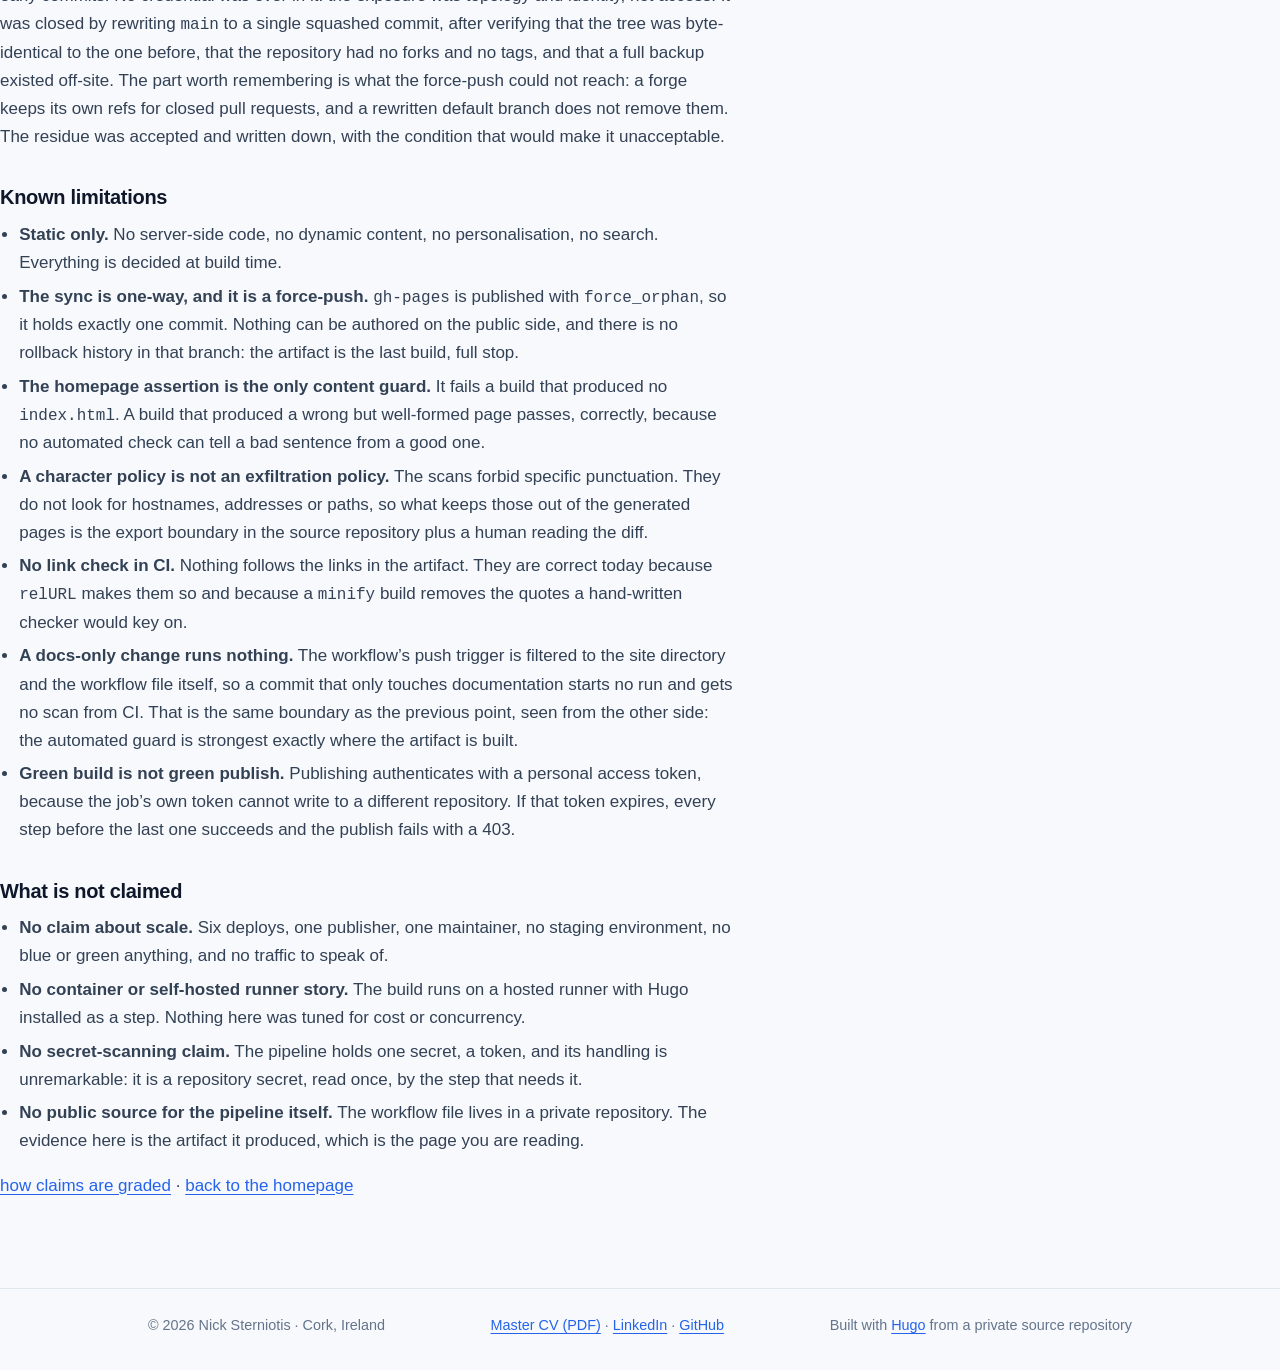
<file: evidence/portfolio-pipeline/index.html>
<!doctype html><html lang=en-IE><meta charset=utf-8><meta name=viewport content="width=device-width,initial-scale=1"><title>Portfolio pipeline · Nick Sterniotis | Infrastructure & Cloud</title><meta name=description content="The delivery path that builds this site: a private source repository, two fail-closed character gates, a Hugo build in GitHub Actions, and a one-way publish to GitHub Pages."><meta name=author content="Nick Sterniotis"><link rel=canonical href=https://portfolio.sterniotis.com/evidence/portfolio-pipeline/><meta name=theme-color content="#0f172a" media="(prefers-color-scheme: dark)"><meta name=theme-color content="#f7f9fc" media="(prefers-color-scheme: light)"><meta property="og:type" content="article"><meta property="og:title" content="Portfolio pipeline"><meta property="og:description" content="The delivery path that builds this site: a private source repository, two fail-closed character gates, a Hugo build in GitHub Actions, and a one-way publish to GitHub Pages."><meta property="og:url" content="https://portfolio.sterniotis.com/evidence/portfolio-pipeline/"><meta property="og:site_name" content="Nick Sterniotis | Infrastructure & Cloud"><link rel=stylesheet href=/css/main.css><link rel=icon href=/favicon.svg type=image/svg+xml><body><a class=skip-link href=#main>Skip to content</a><header class=site-header><div class="wrap nav"><a class=brand href=/><span class=mark aria-hidden=true>NS</span> Nick Sterniotis</a><nav class=site-nav aria-label=Main><ul><li><a href=/evidence/>Evidence</a></li><li><a href=https://sterniotis.com/cv/Nick_Sterniotis_Master_CV.pdf>CV</a></li><li><a href=mailto:nick@sterniotis.com>Contact</a></li></ul></nav></div></header><main id=main><article class=page><h1>Portfolio pipeline</h1><p class=lede>The delivery path that builds this site: a private source repository, two fail-closed character gates, a Hugo build in GitHub Actions, and a one-way publish to GitHub Pages.</p><p><strong>Evidence tier: Verified | code (private)</strong> for the pipeline described below. The workflow source is
in a private repository, so there is no source link here. What is public is the thing it produces: this
page, and every byte of the site it is served from, which you can read in your browser&rsquo;s viewer without
logging in anywhere. That asymmetry is deliberate and is the subject of the page.</p><h2 id=what-it-is>What it is</h2><p>The CI/CD path that builds this site. A commit to <code>main</code> in a private repository, when it touches the
site directory, is fetched by GitHub Actions, scanned for forbidden characters twice (once in the source,
once in the built artifact), rendered by Hugo into eleven files, and published to the <code>gh-pages</code> branch of
a separate public repository, from which GitHub Pages serves it. Six such runs have completed, all green,
and the site you are reading is the output of the sixth.</p><p>It is the least glamorous thing on this page and the one I would defend hardest in an interview, because
it is where the rules that make the rest of the site trustworthy stop being intentions.</p><h2 id=architecture>Architecture</h2><pre tabindex=0><code>  private source repository  (Markdown + one Python checker + one workflow)
        |
        |  git push to main, paths: public-site/** or the workflow file
        v
  GitHub Actions, deploy.yml                    (the only workflow; ubuntu-latest)
    1  checkout                    permissions: contents: read, so the job cannot write here
    2  checker self-test           4 planted violations must all be caught
    3  whole-tree source scan      16 extensions, fail closed, 9 allowlisted paths
    4  Hugo 0.168.0 extended       hugo --minify --gc --baseURL
    5  homepage assertion         the build must have produced an index.html that is HTML
    6  built-artifact scan         the same checker, pointed at every file about to ship
    7  publish                     personal access token -&gt; gh-pages of the public repo, force_orphan
        |
        v
  public repository, branch gh-pages            (one commit, always: it is an artifact, not history)
        |
        v
  GitHub Pages  -&gt;  https://portfolio.sterniotis.com/
</code></pre><p>The run this page was written against (Actions run #8, 2026-10-27): 8 steps, all <code>success</code>, 11 seconds
of job wall clock, and a log line after each scan of the form <code>scanned N file(s)</code> followed by <code>CLEAN</code>.
One honesty note about that sentence: this repository is private, so its Actions log is not something a
visitor can open, and the file counts in that log moved the day a page was added. The part a reader can
check is the shape, not the number: run the same scanner locally and it prints the same two scans.</p><h2 id=key-decisions>Key decisions</h2><p><strong>Private source, public output.</strong> The site is authored in a repository nobody outside can read, and only
the rendered result crosses into the public one. Three things this buys, all of them real:</p><ul><li><em>Draft safety.</em> A half-written case study can be committed, pushed and reworded without it ever being
public. Nothing is exposed by the act of working on it.</li><li><em>Data privacy in the authoring material.</em> The private repository holds the fact ledger, the counterfactual
drafts and the source documents the site summarises. The public repository holds HTML.</li><li><em>A one-way door by construction.</em> The workflow writes <code>gh-pages</code> and never <code>main</code>, and the public
repository holds no workflow files at all. An edit made on the public side is overwritten by the next
deploy, so the only durable way to change the site is to change the source.</li></ul><p>The cost is honest and worth stating: the public repository has no pull requests and no issues (they are
disabled on purpose), so there is no public trail of why the output changed. The trail lives in private
commit messages, which is why the commit message is the place the reasoning has to go.</p><p><strong>Hugo, and specifically static Hugo.</strong> No Node.js, no package manager, no lockfile, no <code>node_modules</code>,
no dependency to expire between visits. The build is one binary at one pinned version, it finishes in
tens of milliseconds - 16 to 19 ms across three runs on this machine, which is a property of this
machine rather than a claim about yours - and its entire output is a directory I can enumerate in one
glance. A local build with the same pinned version reproduces the same set of paths, which is the check
I run before pushing anything. The file count deliberately does not appear on this page: it grew from 11
to 13 the week the first two evidence pages were added, and a page about a pipeline that goes stale
because someone published a page is a page that will be ignored. The cost: no
dynamic content, no server-side anything, and a theme written by hand rather than picked from a gallery.
That cost is the point of the choice.</p><p><strong>The sanitizer, and what makes it a gate rather than a lint.</strong> One Python file, no dependencies, run
twice per deploy. Three properties were added specifically because their absence had already caused a
failure:</p><ul><li>It names characters by codepoint instead of embedding them in its own source, because a checker whose
source contains the characters it forbids cannot be scanned by itself.</li><li>It runs a self-test before it is allowed to pass anything: four planted violations, one per rule, must
all be caught. A gate that cannot fail is not a gate.</li><li>It refuses to report <code>CLEAN</code> when it has scanned zero files, because an empty file list once looked
like a passing check.</li></ul><p>Two scans rather than one is also deliberate. The source scan runs before Hugo is installed, so a bad
character costs seconds and can never publish first. The artifact scan reads what actually ships, so it
also sees a character a theme partial, a shortcode or Hugo itself introduced. The artifact scan is the
authoritative one.</p><h2 id=what-broke>What broke</h2><p><strong>Sub-paths, twice.</strong> The site is published under <code>/portfolio/</code>, a repository project page, not at a
domain root. A link written as a root-absolute path resolves above that prefix and 404s on every page but
the homepage, while looking perfectly correct in the source. Every internal URL is therefore generated by
Hugo&rsquo;s <code>relURL</code>, or by <code>RelPermalink</code> in the card partial, both of which know the base path. The same trap
returned later in a different shape: a <code>minify</code> build strips attribute quotes, so the artifact contains
<code>href=/portfolio/...</code> and a link checker written against <code>href="</code> matches nothing at all and cheerfully
reports a site with no links in it. Two ways to be wrong about the same three characters.</p><p><strong>The gate that was too weak to notice.</strong> Until 2026-10-26 the artifact step checked for typographic
dashes with two <code>grep</code> calls and nothing else. It printed a helpful remediation message, it ran on every
deploy, and it passed. Measured that day against the live artifact: four typographic quotation marks were
sitting in the published HTML, on a page that had shipped through that very step. The step had been
green the entire time, because it had never been asked about quotes. The fix was not a better <code>grep</code> but
the whole checker above, adopted as a step, with the self-test that would have caught the original
weakness in the first run. The quotes are gone, verified by fetching every published page.</p><p><strong>A public repository that carried more than it should.</strong> A separate public repository in the same
family, a documentation mirror, had an internal network address and an operator mailbox in its early
commits. No credential was ever in it: the exposure was topology and identity, not access. It was closed
by rewriting <code>main</code> to a single squashed commit, after verifying that the tree was byte-identical to the
one before, that the repository had no forks and no tags, and that a full backup existed off-site. The
part worth remembering is what the force-push could not reach: a forge keeps its own refs for closed pull
requests, and a rewritten default branch does not remove them. The residue was accepted and written down,
with the condition that would make it unacceptable.</p><h2 id=known-limitations>Known limitations</h2><ul><li><strong>Static only.</strong> No server-side code, no dynamic content, no personalisation, no search. Everything is
decided at build time.</li><li><strong>The sync is one-way, and it is a force-push.</strong> <code>gh-pages</code> is published with <code>force_orphan</code>, so it holds
exactly one commit. Nothing can be authored on the public side, and there is no rollback history in that
branch: the artifact is the last build, full stop.</li><li><strong>The homepage assertion is the only content guard.</strong> It fails a build that produced no <code>index.html</code>. A
build that produced a wrong but well-formed page passes, correctly, because no automated check can tell
a bad sentence from a good one.</li><li><strong>A character policy is not an exfiltration policy.</strong> The scans forbid specific punctuation. They do not
look for hostnames, addresses or paths, so what keeps those out of the generated pages is the export
boundary in the source repository plus a human reading the diff.</li><li><strong>No link check in CI.</strong> Nothing follows the links in the artifact. They are correct today because
<code>relURL</code> makes them so and because a <code>minify</code> build removes the quotes a hand-written checker would key
on.</li><li><strong>A docs-only change runs nothing.</strong> The workflow&rsquo;s push trigger is filtered to the site directory and
the workflow file itself, so a commit that only touches documentation starts no run and gets no scan
from CI. That is the same boundary as the previous point, seen from the other side: the automated guard
is strongest exactly where the artifact is built.</li><li><strong>Green build is not green publish.</strong> Publishing authenticates with a personal access token, because the
job&rsquo;s own token cannot write to a different repository. If that token expires, every step before the last
one succeeds and the publish fails with a 403.</li></ul><h2 id=what-is-not-claimed>What is not claimed</h2><ul><li><strong>No claim about scale.</strong> Six deploys, one publisher, one maintainer, no staging environment, no blue
or green anything, and no traffic to speak of.</li><li><strong>No container or self-hosted runner story.</strong> The build runs on a hosted runner with Hugo installed as a
step. Nothing here was tuned for cost or concurrency.</li><li><strong>No secret-scanning claim.</strong> The pipeline holds one secret, a token, and its handling is unremarkable:
it is a repository secret, read once, by the step that needs it.</li><li><strong>No public source for the pipeline itself.</strong> The workflow file lives in a private repository. The
evidence here is the artifact it produced, which is the page you are reading.</li></ul><p><a href=/evidence/>how claims are graded</a> · <a href=/>back to the homepage</a></p></article></main><footer class=site-footer><div class=wrap><p>© 2026 Nick Sterniotis · Cork, Ireland</p><p><a href=https://sterniotis.com/cv/Nick_Sterniotis_Master_CV.pdf>Master CV (PDF)</a> &#183;
<a href=https://www.linkedin.com/in/nsterniotis>LinkedIn</a> &#183;
<a href=https://github.com/sternnick>GitHub</a></p><p>Built with <a href=https://gohugo.io/>Hugo</a> from a private source repository</p></div></footer></body></html>
</file>
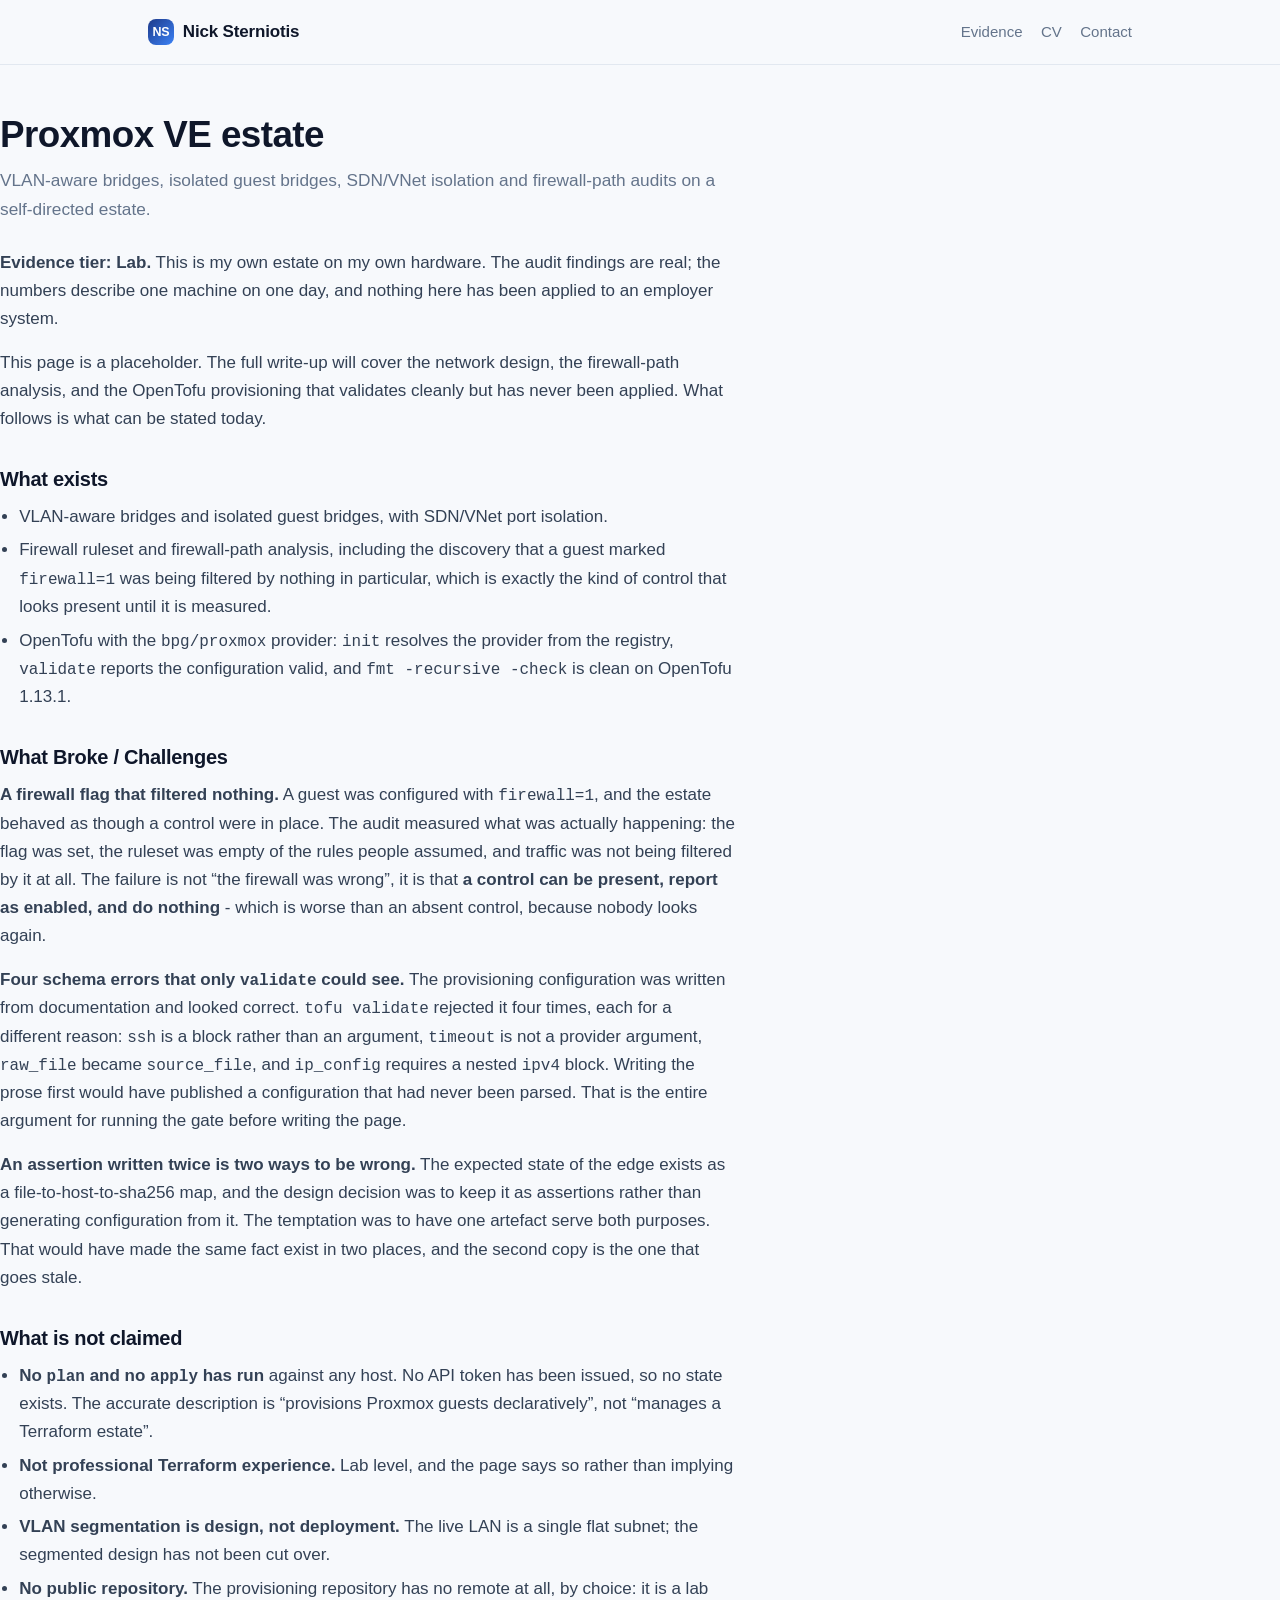
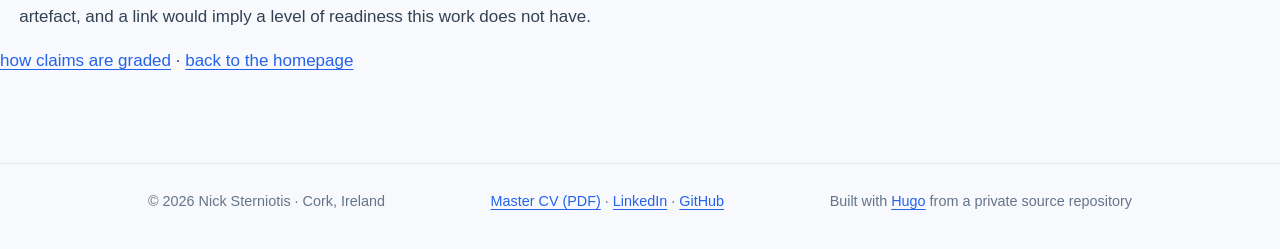
<file: evidence/proxmox-estate/index.html>
<!doctype html><html lang=en-IE><meta charset=utf-8><meta name=viewport content="width=device-width,initial-scale=1"><title>Proxmox VE estate · Nick Sterniotis | Infrastructure & Cloud</title><meta name=description content="VLAN-aware bridges, isolated guest bridges, SDN/VNet isolation and firewall-path audits on a self-directed estate."><meta name=author content="Nick Sterniotis"><link rel=canonical href=https://portfolio.sterniotis.com/evidence/proxmox-estate/><meta name=theme-color content="#0f172a" media="(prefers-color-scheme: dark)"><meta name=theme-color content="#f7f9fc" media="(prefers-color-scheme: light)"><meta property="og:type" content="article"><meta property="og:title" content="Proxmox VE estate"><meta property="og:description" content="VLAN-aware bridges, isolated guest bridges, SDN/VNet isolation and firewall-path audits on a self-directed estate."><meta property="og:url" content="https://portfolio.sterniotis.com/evidence/proxmox-estate/"><meta property="og:site_name" content="Nick Sterniotis | Infrastructure & Cloud"><link rel=stylesheet href=/css/main.css><link rel=icon href=/favicon.svg type=image/svg+xml><body><a class=skip-link href=#main>Skip to content</a><header class=site-header><div class="wrap nav"><a class=brand href=/><span class=mark aria-hidden=true>NS</span> Nick Sterniotis</a><nav class=site-nav aria-label=Main><ul><li><a href=/evidence/>Evidence</a></li><li><a href=https://sterniotis.com/cv/Nick_Sterniotis_Master_CV.pdf>CV</a></li><li><a href=mailto:nick@sterniotis.com>Contact</a></li></ul></nav></div></header><main id=main><article class=page><h1>Proxmox VE estate</h1><p class=lede>VLAN-aware bridges, isolated guest bridges, SDN/VNet isolation and firewall-path audits on a self-directed estate.</p><p><strong>Evidence tier: Lab.</strong> This is my own estate on my own hardware. The audit findings are real; the
numbers describe one machine on one day, and nothing here has been applied to an employer system.</p><p>This page is a placeholder. The full write-up will cover the network design, the firewall-path analysis,
and the OpenTofu provisioning that validates cleanly but has never been applied. What follows is what
can be stated today.</p><h2 id=what-exists>What exists</h2><ul><li>VLAN-aware bridges and isolated guest bridges, with SDN/VNet port isolation.</li><li>Firewall ruleset and firewall-path analysis, including the discovery that a guest marked <code>firewall=1</code>
was being filtered by nothing in particular, which is exactly the kind of control that looks present
until it is measured.</li><li>OpenTofu with the <code>bpg/proxmox</code> provider: <code>init</code> resolves the provider from the registry, <code>validate</code>
reports the configuration valid, and <code>fmt -recursive -check</code> is clean on OpenTofu 1.13.1.</li></ul><h2 id=what-broke--challenges>What Broke / Challenges</h2><p><strong>A firewall flag that filtered nothing.</strong> A guest was configured with <code>firewall=1</code>, and the estate
behaved as though a control were in place. The audit measured what was actually happening: the flag was
set, the ruleset was empty of the rules people assumed, and traffic was not being filtered by it at
all. The failure is not &ldquo;the firewall was wrong&rdquo;, it is that <strong>a control can be present, report as
enabled, and do nothing</strong> - which is worse than an absent control, because nobody looks again.</p><p><strong>Four schema errors that only <code>validate</code> could see.</strong> The provisioning configuration was written from
documentation and looked correct. <code>tofu validate</code> rejected it four times, each for a different reason:
<code>ssh</code> is a block rather than an argument, <code>timeout</code> is not a provider argument, <code>raw_file</code> became
<code>source_file</code>, and <code>ip_config</code> requires a nested <code>ipv4</code> block. Writing the prose first would have
published a configuration that had never been parsed. That is the entire argument for running the gate
before writing the page.</p><p><strong>An assertion written twice is two ways to be wrong.</strong> The expected state of the edge exists as a
file-to-host-to-sha256 map, and the design decision was to keep it as assertions rather than generating
configuration from it. The temptation was to have one artefact serve both purposes. That would have
made the same fact exist in two places, and the second copy is the one that goes stale.</p><h2 id=what-is-not-claimed>What is not claimed</h2><ul><li><strong>No <code>plan</code> and no <code>apply</code> has run</strong> against any host. No API token has been issued, so no state
exists. The accurate description is &ldquo;provisions Proxmox guests declaratively&rdquo;, not &ldquo;manages a
Terraform estate&rdquo;.</li><li><strong>Not professional Terraform experience.</strong> Lab level, and the page says so rather than implying
otherwise.</li><li><strong>VLAN segmentation is design, not deployment.</strong> The live LAN is a single flat subnet; the segmented
design has not been cut over.</li><li><strong>No public repository.</strong> The provisioning repository has no remote at all, by choice: it is a lab
artefact, and a link would imply a level of readiness this work does not have.</li></ul><p><a href=/evidence/>how claims are graded</a> · <a href=/>back to the homepage</a></p></article></main><footer class=site-footer><div class=wrap><p>© 2026 Nick Sterniotis · Cork, Ireland</p><p><a href=https://sterniotis.com/cv/Nick_Sterniotis_Master_CV.pdf>Master CV (PDF)</a> &#183;
<a href=https://www.linkedin.com/in/nsterniotis>LinkedIn</a> &#183;
<a href=https://github.com/sternnick>GitHub</a></p><p>Built with <a href=https://gohugo.io/>Hugo</a> from a private source repository</p></div></footer></body></html>
</file>
